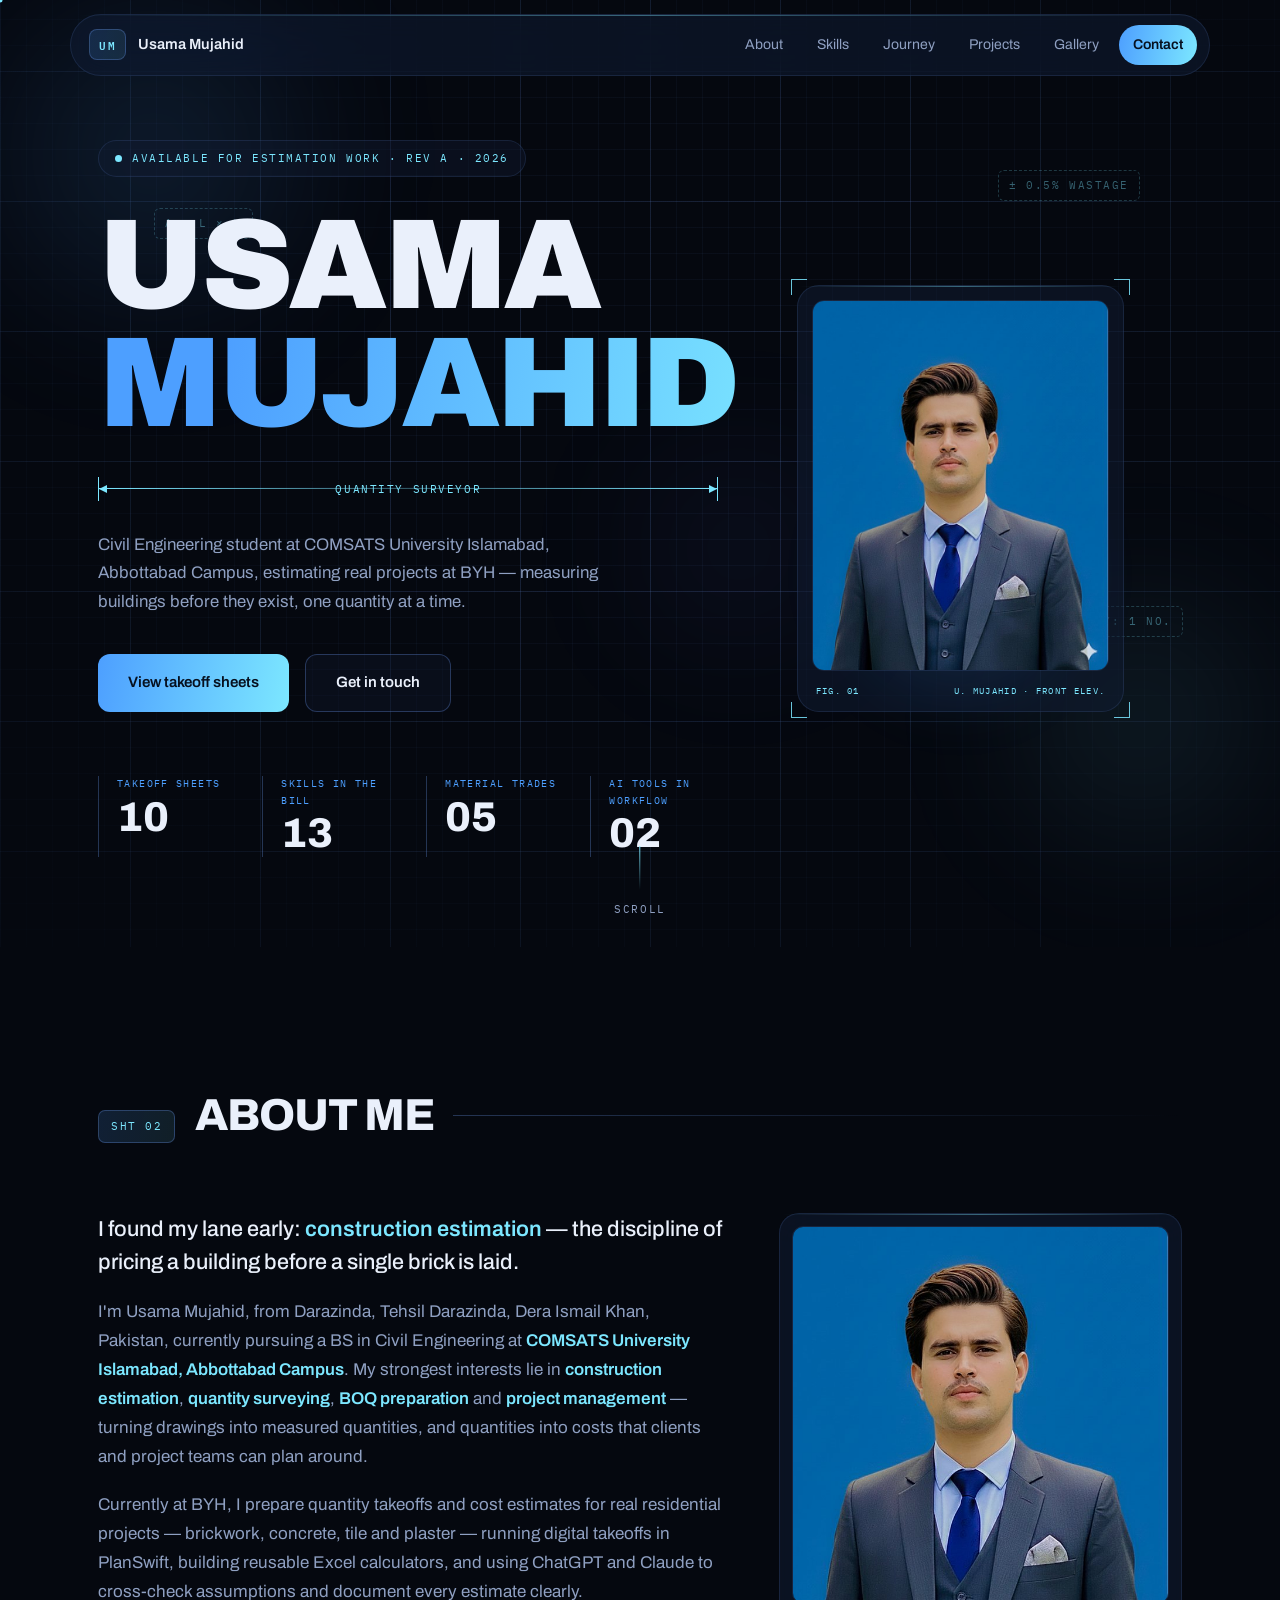
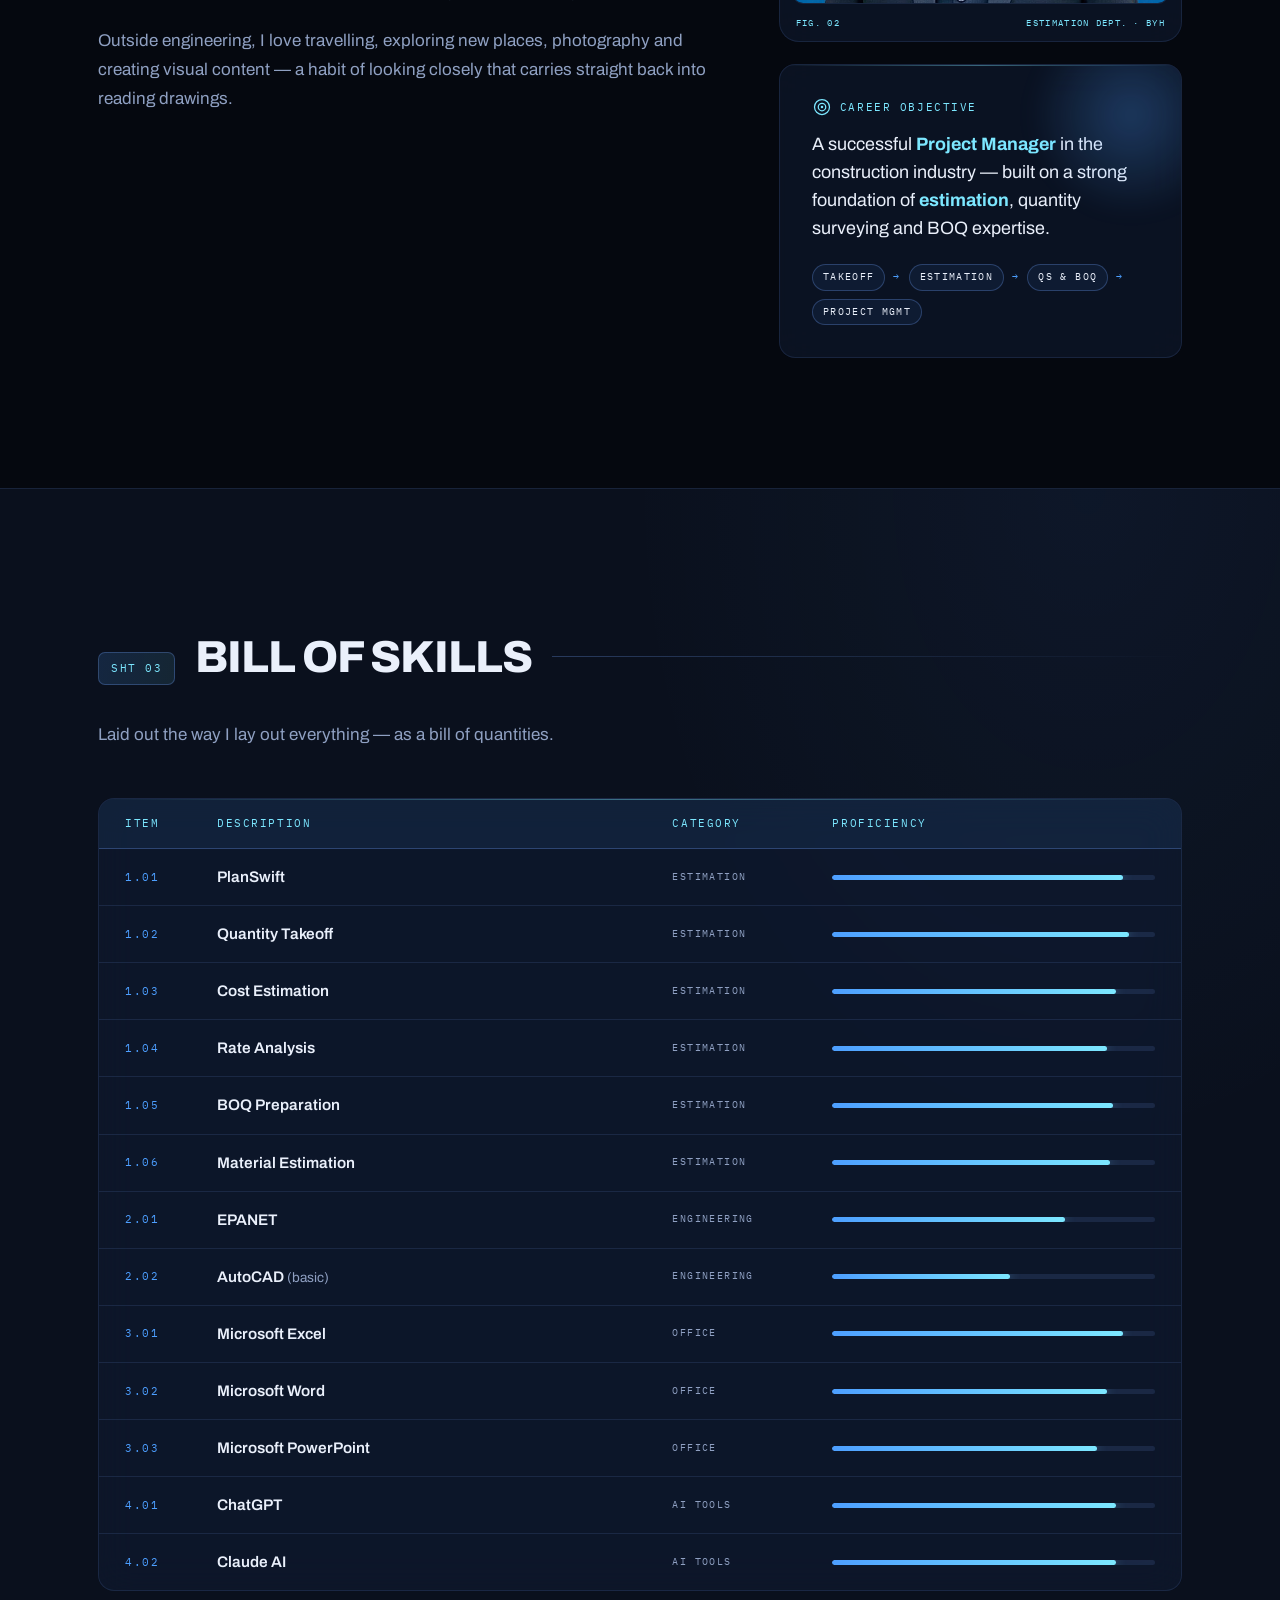
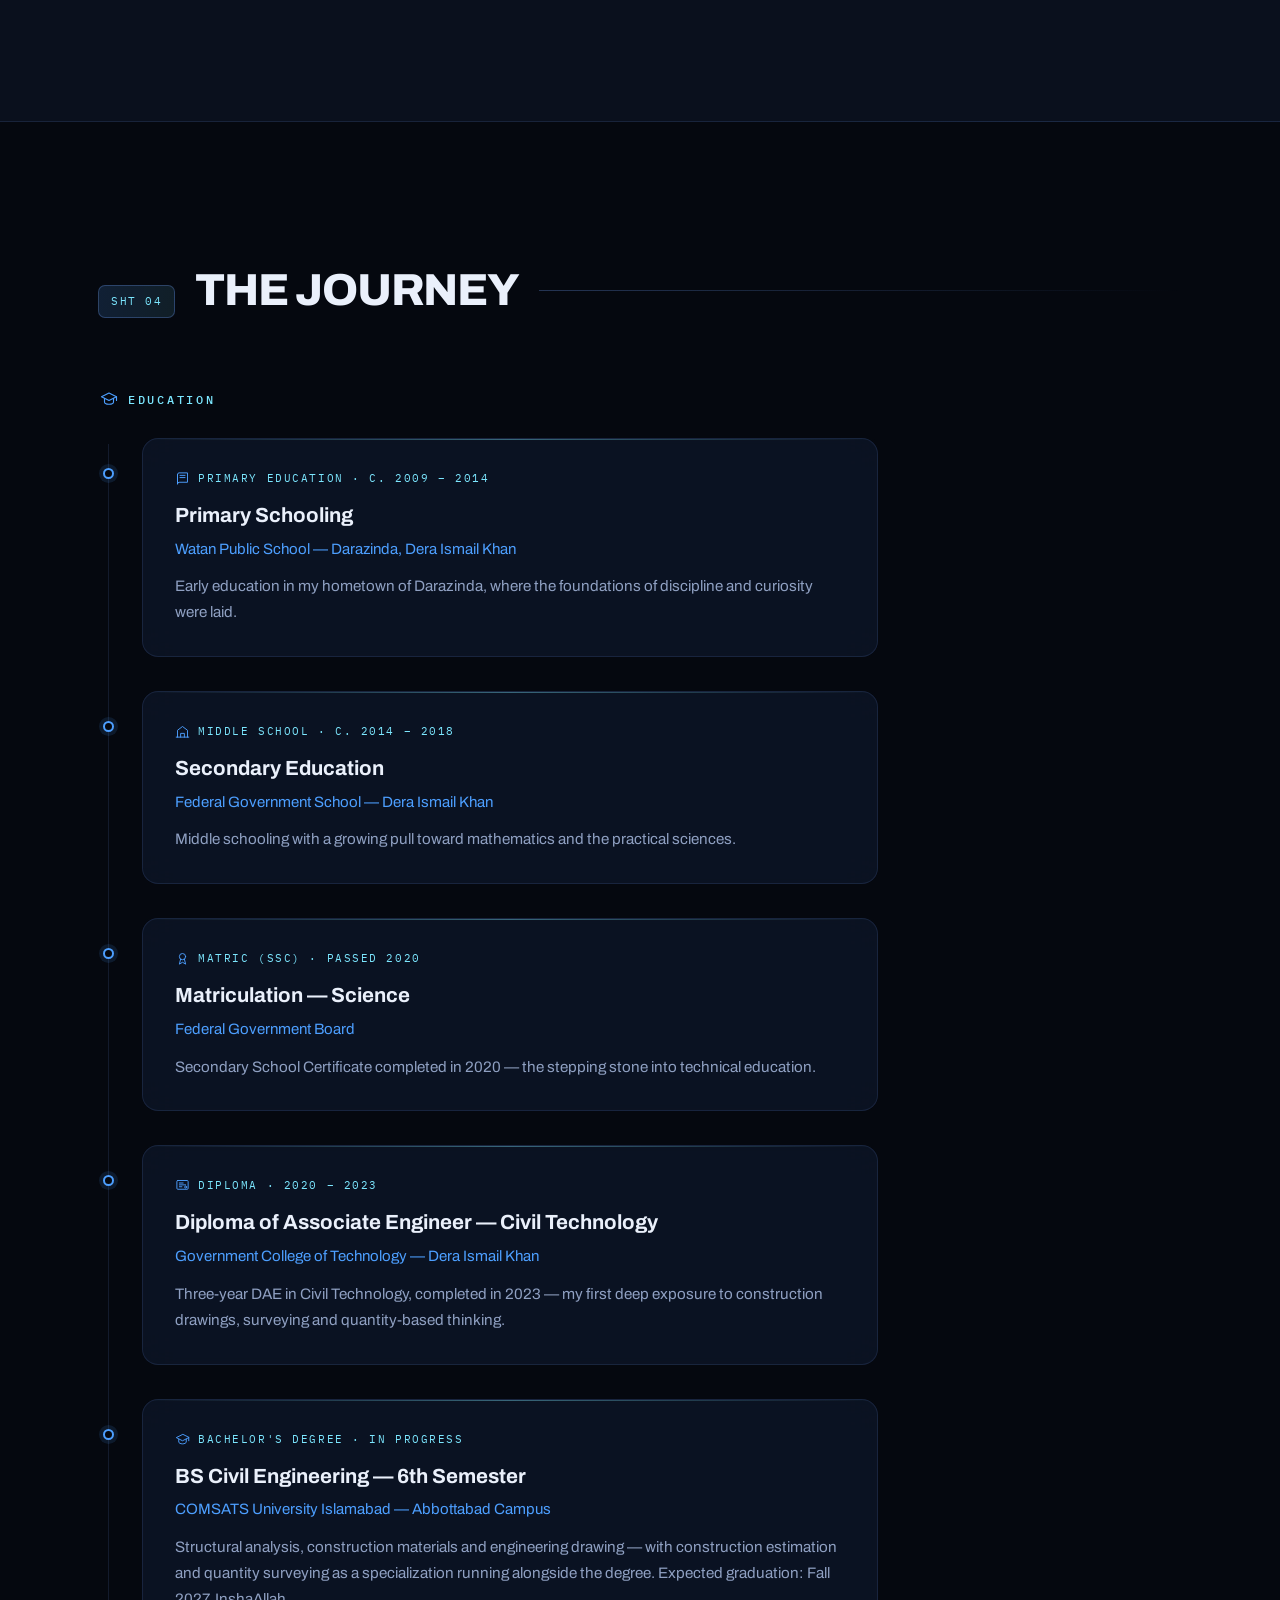
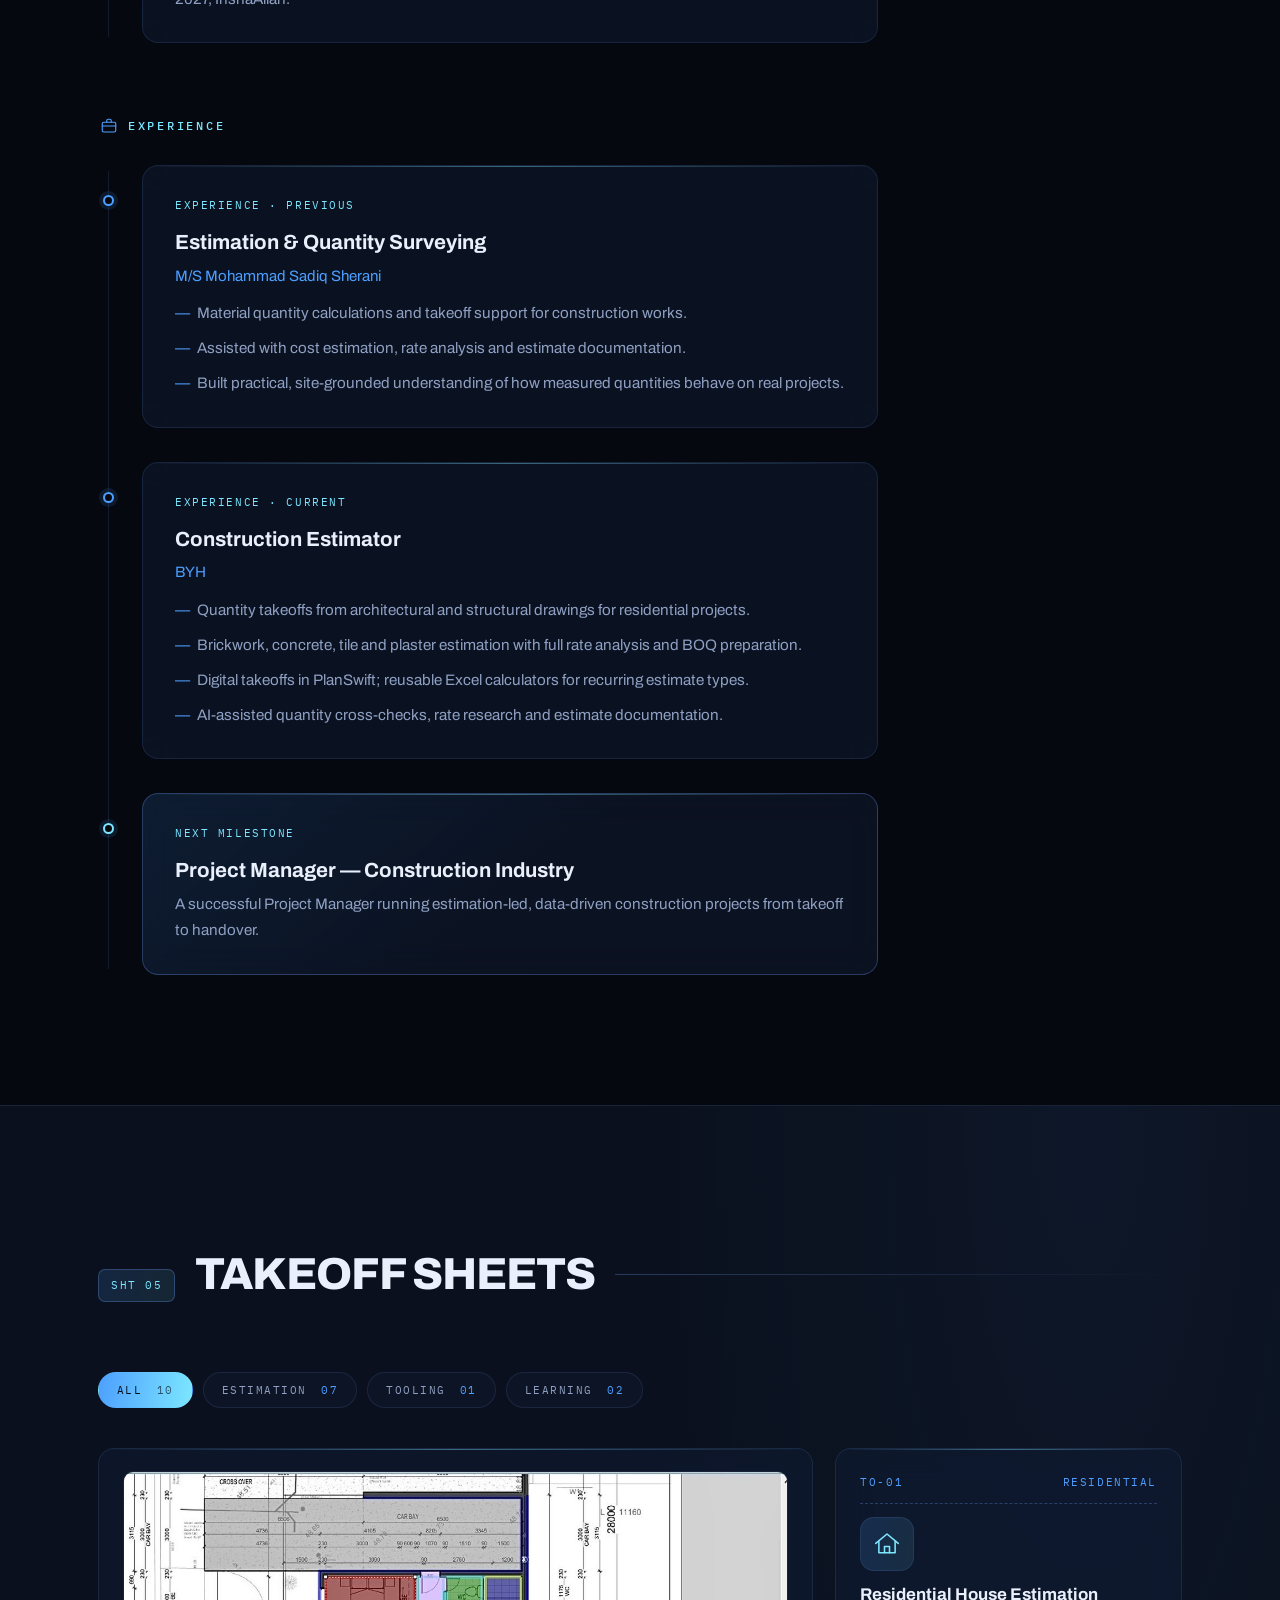
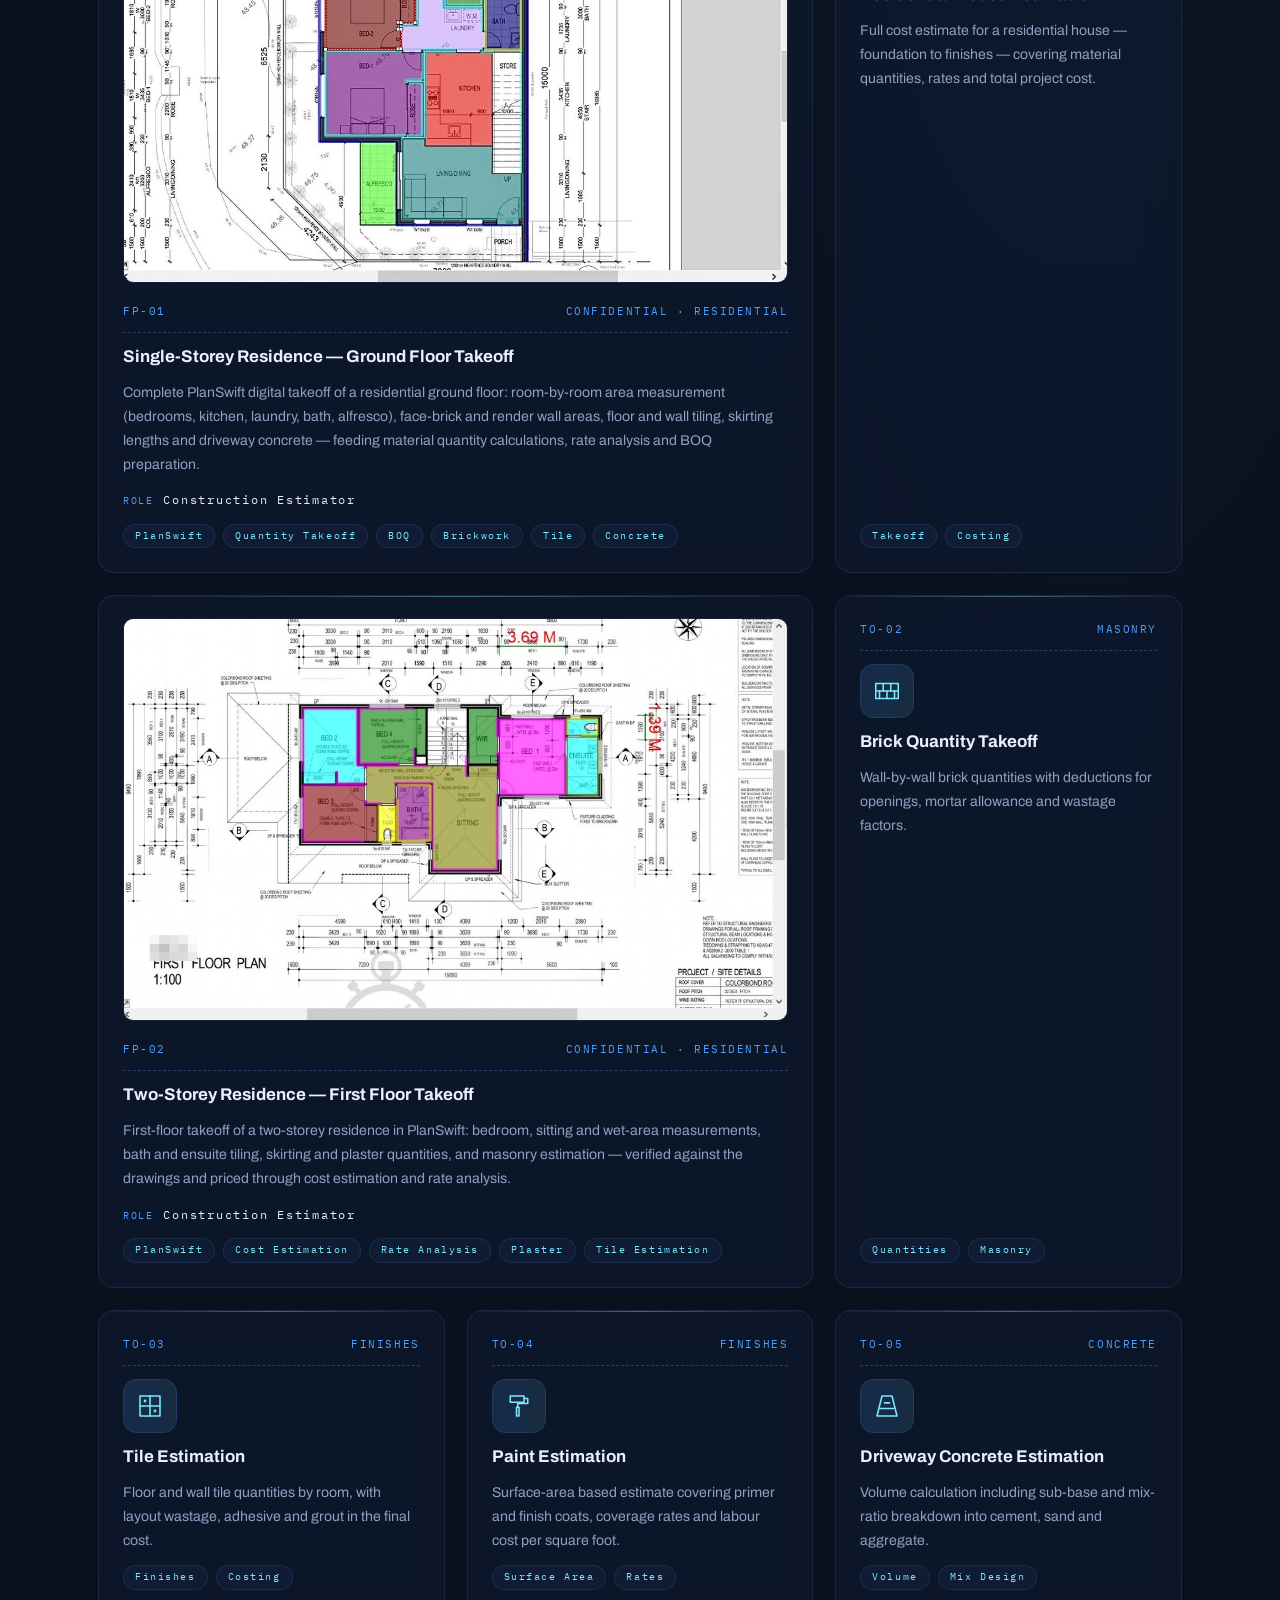
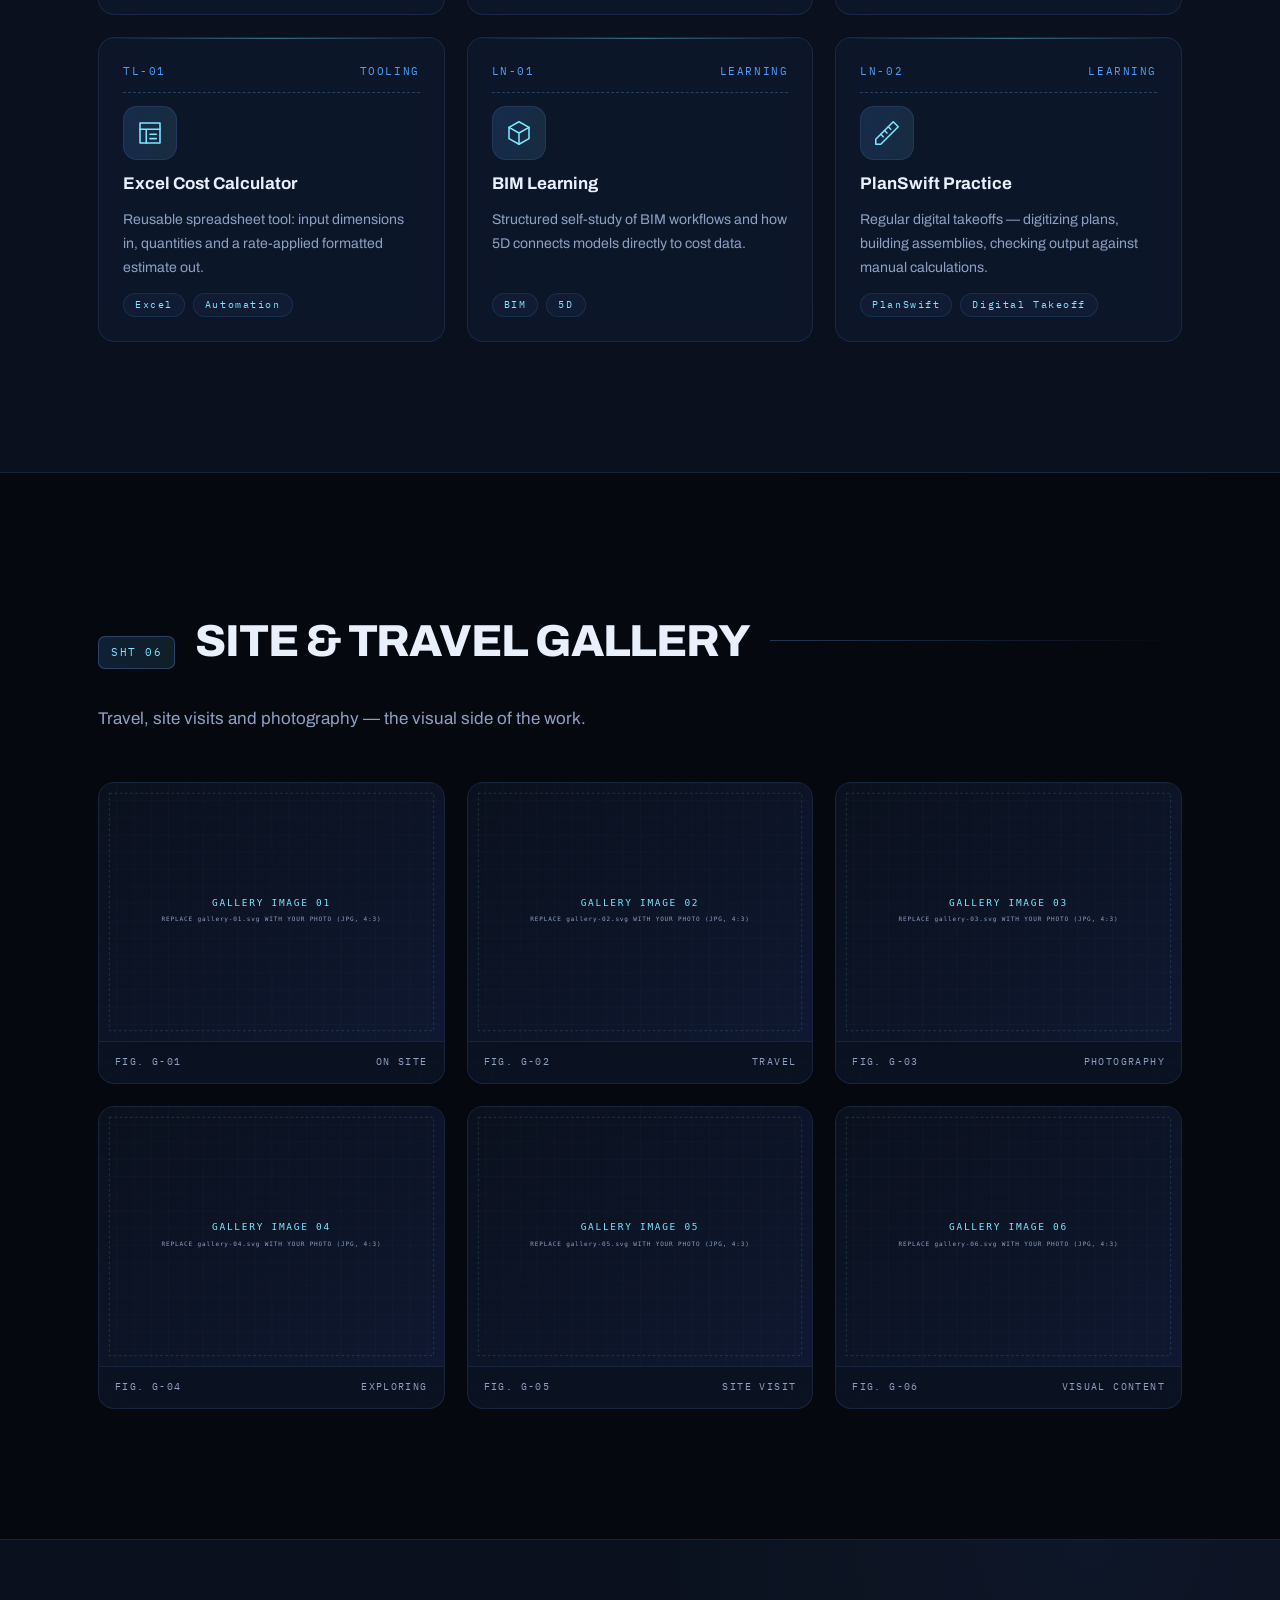
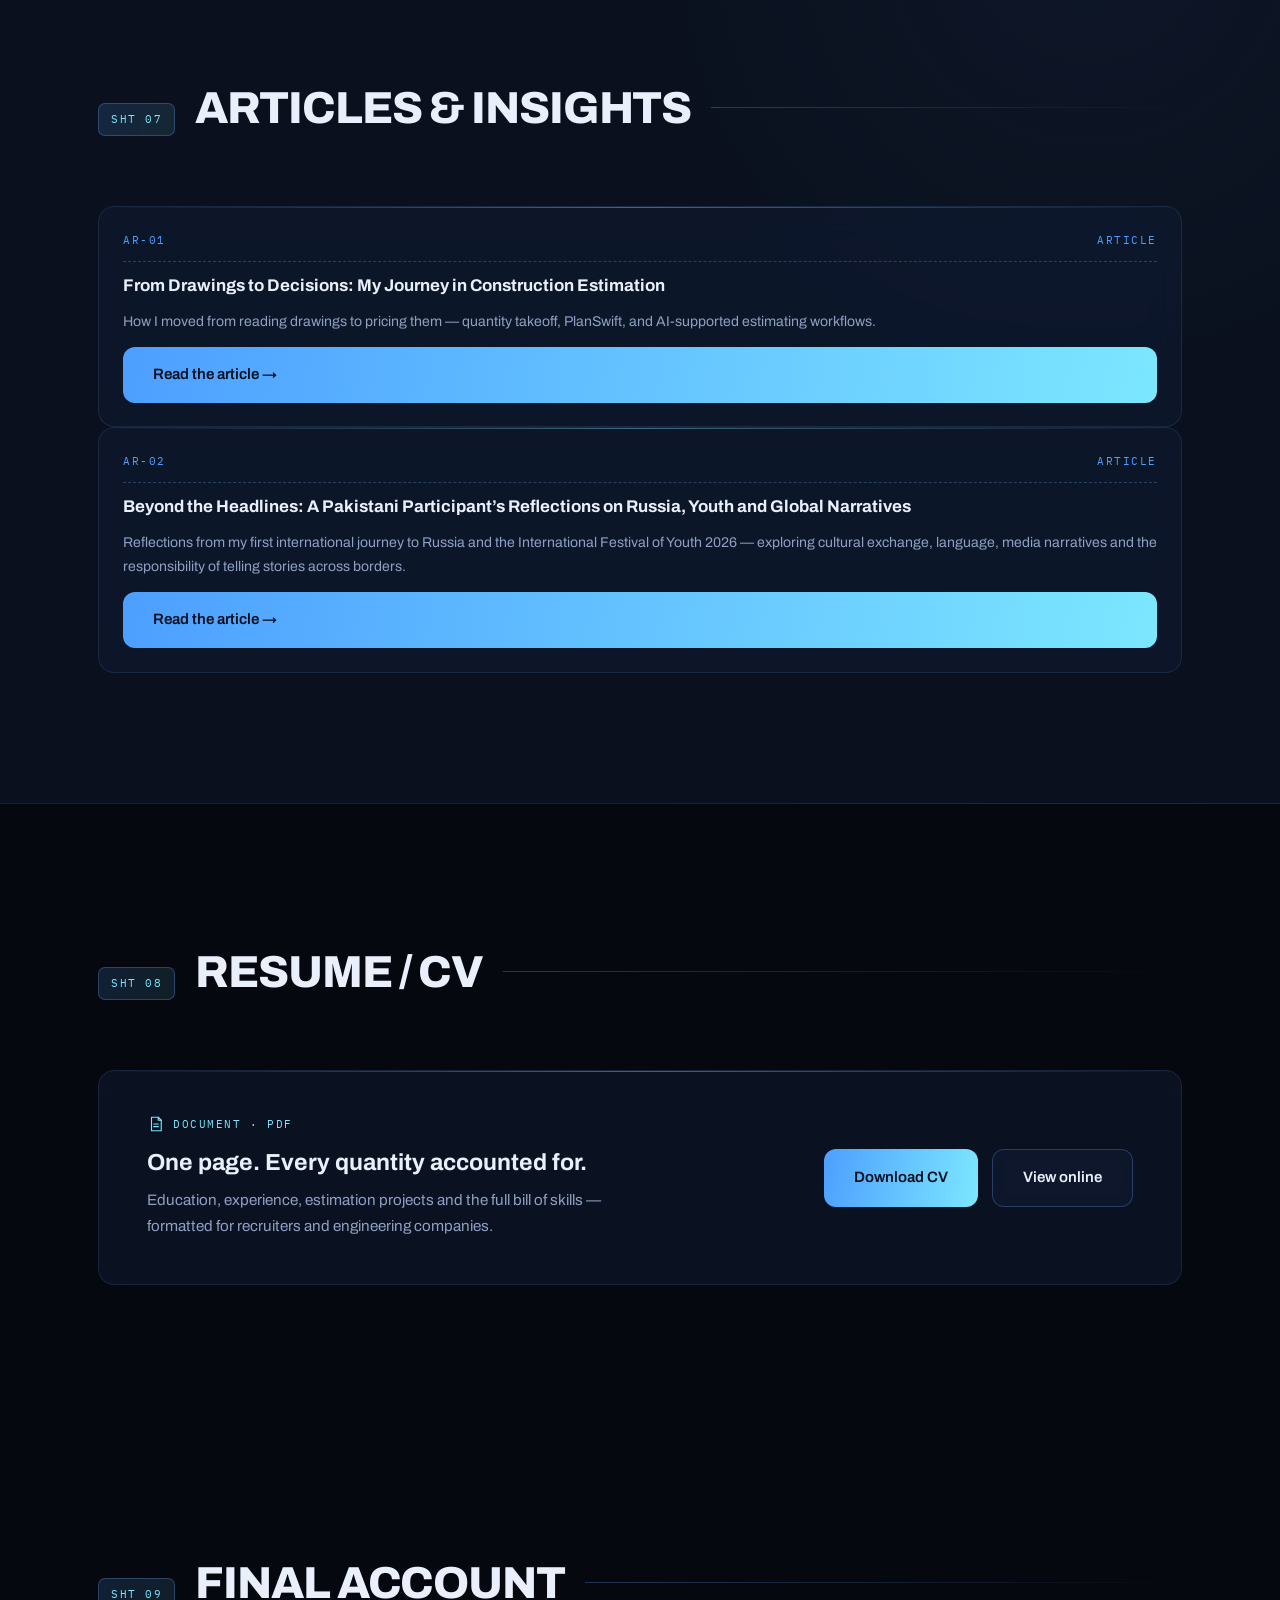
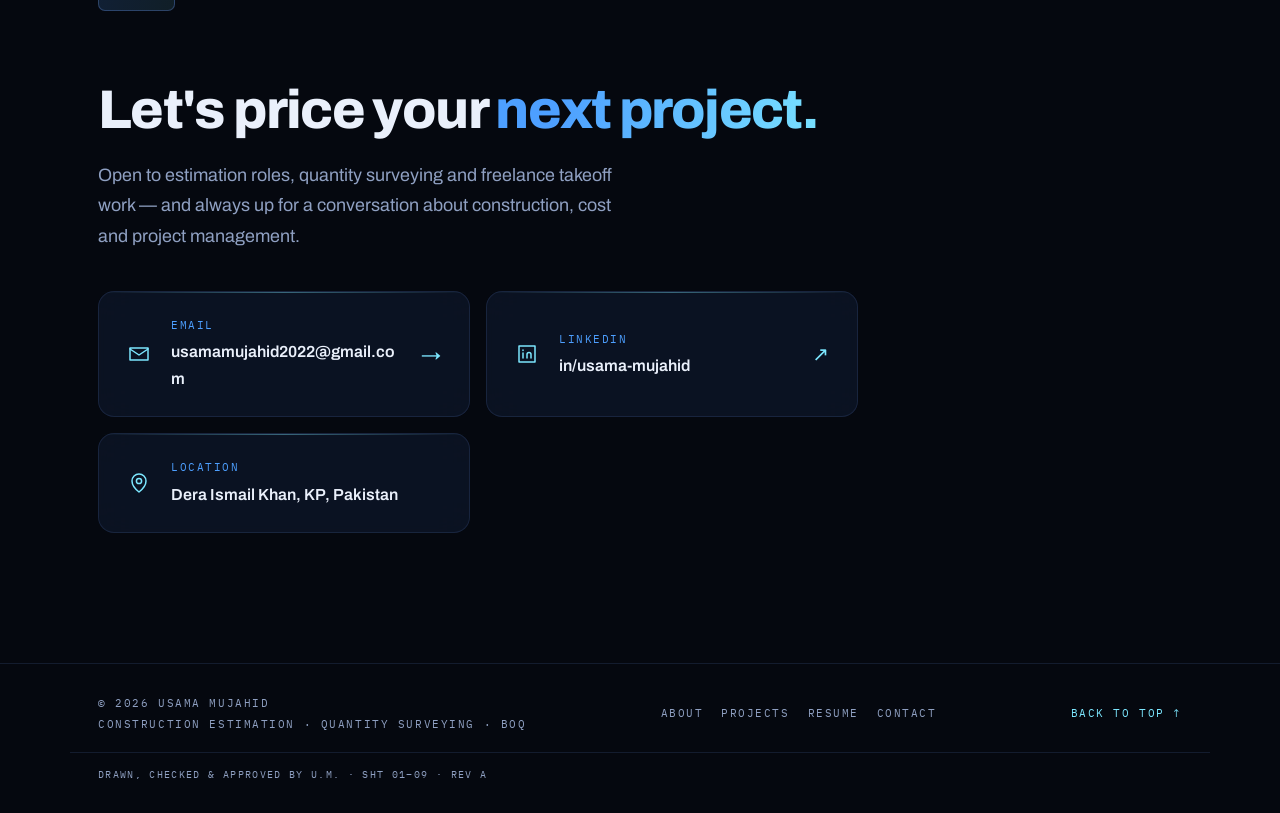
<file: index.html>
<!DOCTYPE html>
<html lang="en">
<head>
  <meta charset="UTF-8" />
  <meta name="viewport" content="width=device-width, initial-scale=1.0" />
  <meta name="google-site-verification" content="Z6o001_e307Hiaf8oV1N8lAGCrsXDAVuw_fHEFFMhAQ" />
  <title>Usama Mujahid — Construction Estimator &amp; Quantity Surveyor | PlanSwift · BOQ · Cost Estimation</title>
  <meta name="description" content="Portfolio of Usama Mujahid — Construction Estimator and BS Civil Engineering student at COMSATS University Islamabad, Abbottabad Campus. Quantity takeoff, cost estimation, BOQ preparation, rate analysis and PlanSwift-based digital takeoffs for residential projects." />
  <meta name="keywords" content="Usama Mujahid, construction estimator, quantity surveyor, quantity takeoff, cost estimation, BOQ preparation, rate analysis, PlanSwift, material estimation, civil engineering, COMSATS Abbottabad, Pakistan" />
  <meta name="author" content="Usama Mujahid" />
  <meta name="robots" content="index, follow" />
  <meta name="theme-color" content="#05080f" />
  <link rel="canonical" href="https://usamamujahid1.github.io/" />
  <link rel="icon" type="image/svg+xml" href="favicon.svg" />

  <!-- Social sharing -->
  <meta property="og:title" content="Usama Mujahid — Construction Estimator &amp; Quantity Surveyor" />
  <meta property="og:description" content="Quantity takeoff, cost estimation, BOQ preparation, rate analysis and PlanSwift-based digital takeoffs for residential construction projects." />
  <meta property="og:type" content="website" />
  <meta property="og:url" content="https://usamamujahid1.github.io/" />
  <meta property="og:image" content="https://usamamujahid1.github.io/og-banner.svg" />
  <meta property="og:site_name" content="Usama Mujahid — Portfolio" />
  <meta property="og:locale" content="en_US" />
  <meta name="twitter:card" content="summary_large_image" />
  <meta name="twitter:title" content="Usama Mujahid — Construction Estimator &amp; Quantity Surveyor" />
  <meta name="twitter:description" content="Quantity takeoff, cost estimation, BOQ preparation and PlanSwift digital takeoffs." />
  <meta name="twitter:image" content="https://usamamujahid1.github.io/og-banner.svg" />

  <!-- Structured data -->
  <script type="application/ld+json">
  {
    "@context": "https://schema.org",
    "@type": "Person",
    "name": "Usama Mujahid",
    "url": "https://usamamujahid1.github.io/",
    "image": "https://usamamujahid1.github.io/profile-hero.jpg",
    "jobTitle": "Construction Estimator",
    "worksFor": { "@type": "Organization", "name": "BYH" },
    "alumniOf": [
      { "@type": "CollegeOrUniversity", "name": "COMSATS University Islamabad, Abbottabad Campus" },
      { "@type": "EducationalOrganization", "name": "Government College of Technology, Dera Ismail Khan" }
    ],
    "address": { "@type": "PostalAddress", "addressLocality": "Dera Ismail Khan", "addressRegion": "Khyber Pakhtunkhwa", "addressCountry": "PK" },
    "email": "mailto:usamamujahid2022@gmail.com",
    "sameAs": [ "https://www.linkedin.com/in/usama-mujahid-aa079a352" ],
    "knowsAbout": [ "Construction Estimation", "Quantity Surveying", "Quantity Takeoff", "BOQ Preparation", "Cost Estimation", "Rate Analysis", "PlanSwift", "Project Management" ]
  }
  </script>

  <link rel="preconnect" href="https://fonts.googleapis.com" />
  <link rel="preconnect" href="https://fonts.gstatic.com" crossorigin />
  <link href="https://fonts.googleapis.com/css2?family=Archivo:wght@400;500;600;700;800;900&family=IBM+Plex+Mono:wght@400;500;600&display=swap" rel="stylesheet" />
  <link rel="stylesheet" href="style.css" />
</head>

<body class="is-loading">

  <!-- ============ PRELOADER ============ -->
  <div class="loader" id="loader" aria-hidden="true">
    <div class="loader__inner">
      <p class="mono loader__label">PLOTTING PORTFOLIO · SHT 01</p>
      <div class="loader__dim">
        <span class="loader__tick"></span>
        <span class="loader__track"><i class="loader__fill" id="loaderFill"></i></span>
        <span class="loader__tick"></span>
      </div>
      <p class="mono loader__pct"><span id="loaderPct">0</span>%</p>
    </div>
  </div>

  <!-- ============ SCROLL PROGRESS ============ -->
  <div class="progress" aria-hidden="true"><i id="progressBar"></i></div>

  <!-- ============ CUSTOM CURSOR (desktop) ============ -->
  <div class="cursor" id="cursorDot" aria-hidden="true"></div>
  <div class="cursor-ring" id="cursorRing" aria-hidden="true">
    <span></span><span></span><span></span><span></span>
  </div>

  <!-- ============ NAV ============ -->
  <header class="nav" id="top">
    <div class="nav__inner glass">
      <a href="#top" class="nav__brand" data-hover>
        <span class="nav__mark mono">UM</span>
        <span class="nav__name">Usama Mujahid</span>
      </a>

      <nav class="nav__links" id="navLinks" aria-label="Primary">
        <a href="#about" data-hover>About</a>
        <a href="#skills" data-hover>Skills</a>
        <a href="#journey" data-hover>Journey</a>
        <a href="#projects" data-hover>Projects</a>
        <a href="#gallery" data-hover>Gallery</a>
        <a href="#contact" class="nav__cta" data-hover>Contact</a>
      </nav>

      <button class="nav__toggle" id="navToggle" aria-label="Open menu" aria-expanded="false" aria-controls="navLinks" data-hover>
        <span></span><span></span>
      </button>
    </div>
  </header>

  <main id="main">

    <!-- ============ HERO ============ -->
    <section class="hero" id="hero">

      <div class="hero__bg" aria-hidden="true">
        <div class="hero__grid" data-parallax="0.18"></div>
        <div class="hero__grid hero__grid--fine" data-parallax="0.08"></div>
        <div class="orb orb--1" data-drift></div>
        <div class="orb orb--2" data-drift></div>
        <div class="orb orb--3" data-drift>

        </div>

        <span class="anno mono" style="--x:12%; --y:22%; --d:0s" data-parallax="0.32">A = L × W</span>
        <span class="anno mono" style="--x:78%; --y:18%; --d:1.2s" data-parallax="0.26">± 0.5% WASTAGE</span>
        <span class="anno mono" style="--x:84%; --y:64%; --d:0.6s" data-parallax="0.38">QTY: 1 NO.</span>
        <span class="anno mono" style="--x:8%; --y:70%; --d:1.8s" data-parallax="0.22">SCALE 1:50</span>
      </div>

      <div class="container hero__inner">
        <div class="hero__content">

          <p class="hero__eyebrow mono" data-intro="1">
            <span class="hero__pulse" aria-hidden="true"></span>
            AVAILABLE FOR ESTIMATION WORK · REV A · 2026
          </p>

          <h1 class="hero__title">
            <span class="hero__line" data-intro="2"><span>USAMA</span></span>
            <span class="hero__line" data-intro="3"><span class="hero__title-grad">MUJAHID</span></span>
          </h1>

          <div class="dim" data-intro="4" aria-live="polite">
            <span class="dim__tick"></span>
            <span class="dim__line">
              <span class="dim__label mono">
                <span class="roles" id="roles">
                  <span class="roles__item is-active">CONSTRUCTION ESTIMATOR</span>
                  <span class="roles__item">QUANTITY SURVEYOR</span>
                  <span class="roles__item">BOQ &amp; COST ESTIMATION</span>
                  <span class="roles__item">FUTURE PROJECT MANAGER</span>
                </span>
              </span>
            </span>
            <span class="dim__tick"></span>
          </div>

          <p class="hero__sub" data-intro="5">
            Civil Engineering student at COMSATS University Islamabad, Abbottabad
            Campus, estimating real projects at BYH — measuring buildings before
            they exist, one quantity at a time.
          </p>

          <div class="hero__actions" data-intro="6">
            <a href="#projects" class="btn btn--primary" data-magnetic data-hover>
              <span class="btn__label">View takeoff sheets</span>
              <span class="btn__shine" aria-hidden="true"></span>
            </a>

            <a href="#contact" class="btn btn--ghost" data-magnetic data-hover>
              <span class="btn__label">Get in touch</span>
            </a>
          </div>

          <dl class="stats" data-intro="7">
            <div class="stats__item">
              <dt class="mono">TAKEOFF SHEETS</dt>
              <dd><span class="count" data-count="10">0</span></dd>
            </div>

            <div class="stats__item">
              <dt class="mono">SKILLS IN THE BILL</dt>
              <dd><span class="count" data-count="13">0</span></dd>
            </div>

            <div class="stats__item">
              <dt class="mono">MATERIAL TRADES</dt>
              <dd><span class="count" data-count="5">0</span></dd>
            </div>

            <div class="stats__item">
              <dt class="mono">AI TOOLS IN WORKFLOW</dt>
              <dd><span class="count" data-count="2">0</span></dd>
            </div>
          </dl>

        </div>

        <aside class="hero__portrait" data-intro="4">
          <div class="portrait glass" data-tilt>
            <span class="portrait__corner portrait__corner--tl" aria-hidden="true"></span>
            <span class="portrait__corner portrait__corner--tr" aria-hidden="true"></span>
            <span class="portrait__corner portrait__corner--bl" aria-hidden="true"></span>
            <span class="portrait__corner portrait__corner--br" aria-hidden="true"></span>

            <img src="profile-hero.jpg" alt="Portrait of Usama Mujahid" width="720" height="900" fetchpriority="high" decoding="async" />

            <p class="portrait__caption mono">
              <span>FIG. 01</span>
              <span>U. MUJAHID · FRONT ELEV.</span>
            </p>
          </div>

          <div class="portrait__glow" aria-hidden="true"></div>
        </aside>
      </div>

      <a class="hero__scroll mono" href="#about" data-hover aria-label="Scroll to about section">
        <span class="hero__scroll-line" aria-hidden="true"></span>SCROLL
      </a>
    </section>

    <!-- ============ ABOUT ============ -->
    <section class="section" id="about">
      <div class="container">

        <div class="titleblock reveal">
          <span class="titleblock__sheet mono">SHT 02</span>
          <h2 class="titleblock__title">About me</h2>
          <span class="titleblock__rule" aria-hidden="true"></span>
        </div>

        <div class="about">

          <div class="about__text reveal">
            <p class="about__lead">
              I found my lane early: <strong>construction estimation</strong> —
              the discipline of pricing a building before a single brick is laid.
            </p>

            <p>
              I'm Usama Mujahid, from Darazinda, Tehsil Darazinda, Dera Ismail
              Khan, Pakistan, currently pursuing a BS in Civil Engineering at
              <strong>COMSATS University Islamabad, Abbottabad Campus</strong>.
              My strongest interests lie in <strong>construction estimation</strong>,
              <strong>quantity surveying</strong>, <strong>BOQ preparation</strong>
              and <strong>project management</strong> — turning drawings into
              measured quantities, and quantities into costs that clients and
              project teams can plan around.
            </p>

            <p>
              Currently at BYH, I prepare quantity takeoffs and cost estimates
              for real residential projects — brickwork, concrete, tile and
              plaster — running digital takeoffs in PlanSwift, building reusable
              Excel calculators, and using ChatGPT and Claude to cross-check
              assumptions and document every estimate clearly.
            </p>

            <p>
              Outside engineering, I love travelling, exploring new places,
              photography and creating visual content — a habit of looking
              closely that carries straight back into reading drawings.
            </p>
          </div>

          <div class="about__side reveal">

            <figure class="about__photo glass" data-tilt data-hover>
              <img src="profile-about.jpg" alt="Usama Mujahid" width="640" height="640" loading="lazy" decoding="async" />
              <figcaption class="mono">
                <span>FIG. 02</span>
                <span>ESTIMATION DEPT. · BYH</span>
              </figcaption>
            </figure>

            <aside class="goal glass" data-tilt>
              <div class="goal__glow" aria-hidden="true"></div>

              <p class="mono goal__label">
                <svg class="icon" viewBox="0 0 24 24" aria-hidden="true">
                  <circle cx="12" cy="12" r="9"/>
                  <circle cx="12" cy="12" r="4.5"/>
                  <circle cx="12" cy="12" r="0.8" fill="currentColor"/>
                </svg>
                CAREER OBJECTIVE
              </p>

              <p class="goal__text">
                A successful <strong>Project Manager</strong> in the construction
                industry — built on a strong foundation of
                <strong>estimation</strong>, quantity surveying and BOQ expertise.
              </p>

              <div class="goal__path mono" aria-hidden="true">
                <span>TAKEOFF</span>
                <i>→</i>
                <span>ESTIMATION</span>
                <i>→</i>
                <span>QS &amp; BOQ</span>
                <i>→</i>
                <span>PROJECT MGMT</span>
              </div>
            </aside>

          </div>
        </div>
      </div>
    </section>

    <!-- ============ SKILLS ============ -->
    <section class="section section--alt" id="skills">
      <div class="container">

        <div class="titleblock reveal">
          <span class="titleblock__sheet mono">SHT 03</span>
          <h2 class="titleblock__title">Bill of skills</h2>
          <span class="titleblock__rule" aria-hidden="true"></span>
        </div>

        <p class="section__lede reveal">
          Laid out the way I lay out everything — as a bill of quantities.
        </p>

        <div class="boq glass reveal">
          <div class="boq__head mono" aria-hidden="true">
            <span>ITEM</span>
            <span>DESCRIPTION</span>
            <span>CATEGORY</span>
            <span>PROFICIENCY</span>
          </div>

          <div class="boq__row" data-level="90"><span class="mono boq__item">1.01</span><span class="boq__desc">PlanSwift</span><span class="boq__cat mono">ESTIMATION</span><span class="boq__bar"><i></i></span></div>
          <div class="boq__row" data-level="92"><span class="mono boq__item">1.02</span><span class="boq__desc">Quantity Takeoff</span><span class="boq__cat mono">ESTIMATION</span><span class="boq__bar"><i></i></span></div>
          <div class="boq__row" data-level="88"><span class="mono boq__item">1.03</span><span class="boq__desc">Cost Estimation</span><span class="boq__cat mono">ESTIMATION</span><span class="boq__bar"><i></i></span></div>
          <div class="boq__row" data-level="85"><span class="mono boq__item">1.04</span><span class="boq__desc">Rate Analysis</span><span class="boq__cat mono">ESTIMATION</span><span class="boq__bar"><i></i></span></div>
          <div class="boq__row" data-level="87"><span class="mono boq__item">1.05</span><span class="boq__desc">BOQ Preparation</span><span class="boq__cat mono">ESTIMATION</span><span class="boq__bar"><i></i></span></div>
          <div class="boq__row" data-level="86"><span class="mono boq__item">1.06</span><span class="boq__desc">Material Estimation</span><span class="boq__cat mono">ESTIMATION</span><span class="boq__bar"><i></i></span></div>
          <div class="boq__row" data-level="72"><span class="mono boq__item">2.01</span><span class="boq__desc">EPANET</span><span class="boq__cat mono">ENGINEERING</span><span class="boq__bar"><i></i></span></div>
          <div class="boq__row" data-level="55"><span class="mono boq__item">2.02</span><span class="boq__desc">AutoCAD <em>(basic)</em></span><span class="boq__cat mono">ENGINEERING</span><span class="boq__bar"><i></i></span></div>
          <div class="boq__row" data-level="90"><span class="mono boq__item">3.01</span><span class="boq__desc">Microsoft Excel</span><span class="boq__cat mono">OFFICE</span><span class="boq__bar"><i></i></span></div>
          <div class="boq__row" data-level="85"><span class="mono boq__item">3.02</span><span class="boq__desc">Microsoft Word</span><span class="boq__cat mono">OFFICE</span><span class="boq__bar"><i></i></span></div>
          <div class="boq__row" data-level="82"><span class="mono boq__item">3.03</span><span class="boq__desc">Microsoft PowerPoint</span><span class="boq__cat mono">OFFICE</span><span class="boq__bar"><i></i></span></div>
          <div class="boq__row" data-level="88"><span class="mono boq__item">4.01</span><span class="boq__desc">ChatGPT</span><span class="boq__cat mono">AI TOOLS</span><span class="boq__bar"><i></i></span></div>
          <div class="boq__row" data-level="88"><span class="mono boq__item">4.02</span><span class="boq__desc">Claude AI</span><span class="boq__cat mono">AI TOOLS</span><span class="boq__bar"><i></i></span></div>
        </div>
      </div>
    </section>

    <!-- ============ JOURNEY ============ -->
    <section class="section" id="journey">
      <div class="container">

        <div class="titleblock reveal">
          <span class="titleblock__sheet mono">SHT 04</span>
          <h2 class="titleblock__title">The journey</h2>
          <span class="titleblock__rule" aria-hidden="true"></span>
        </div>

        <h3 class="journey__sub mono reveal">
          <svg class="icon" viewBox="0 0 24 24" aria-hidden="true">
            <path d="M12 4 2 9l10 5 10-5z"/>
            <path d="M6 11.5V16c0 1.5 2.7 3 6 3s6-1.5 6-3v-4.5"/>
            <path d="M22 9v5"/>
          </svg>
          EDUCATION
        </h3>

        <div class="timeline">
          <div class="timeline__track" aria-hidden="true"><i></i></div>

          <article class="tl-item reveal">
            <span class="tl-item__node" aria-hidden="true"></span>
            <div class="tl-item__card glass" data-tilt>
              <p class="mono tl-item__tag">
                <svg class="icon tl-item__icon" viewBox="0 0 24 24" aria-hidden="true">
                  <path d="M4 5.5A2.5 2.5 0 0 1 6.5 3H20v15H6.5A2.5 2.5 0 0 0 4 20.5z"/>
                  <path d="M4 20.5V5.5"/>
                  <path d="M8 7h8M8 10.5h8"/>
                </svg>
                PRIMARY EDUCATION · C. 2009 – 2014
              </p>
              <h3 class="tl-item__title">Primary Schooling</h3>
              <p class="tl-item__org">Watan Public School — Darazinda, Dera Ismail Khan</p>
              <p class="tl-item__desc">
                Early education in my hometown of Darazinda, where the
                foundations of discipline and curiosity were laid.
              </p>
            </div>
          </article>

          <article class="tl-item reveal">
            <span class="tl-item__node" aria-hidden="true"></span>
            <div class="tl-item__card glass" data-tilt>
              <p class="mono tl-item__tag">
                <svg class="icon tl-item__icon" viewBox="0 0 24 24" aria-hidden="true">
                  <path d="M4 21V10l8-6 8 6v11"/>
                  <path d="M9 21v-6h6v6"/>
                  <path d="M2 21h20"/>
                </svg>
                MIDDLE SCHOOL · C. 2014 – 2018
              </p>
              <h3 class="tl-item__title">Secondary Education</h3>
              <p class="tl-item__org">Federal Government School — Dera Ismail Khan</p>
              <p class="tl-item__desc">
                Middle schooling with a growing pull toward mathematics and the
                practical sciences.
              </p>
            </div>
          </article>

          <article class="tl-item reveal">
            <span class="tl-item__node" aria-hidden="true"></span>
            <div class="tl-item__card glass" data-tilt>
              <p class="mono tl-item__tag">
                <svg class="icon tl-item__icon" viewBox="0 0 24 24" aria-hidden="true">
                  <circle cx="12" cy="9" r="5"/>
                  <path d="m9 13-2 8 5-3 5 3-2-8"/>
                </svg>
                MATRIC (SSC) · PASSED 2020
              </p>
              <h3 class="tl-item__title">Matriculation — Science</h3>
              <p class="tl-item__org">Federal Government Board</p>
              <p class="tl-item__desc">
                Secondary School Certificate completed in 2020 — the stepping
                stone into technical education.
              </p>
            </div>
          </article>

          <article class="tl-item reveal">
            <span class="tl-item__node" aria-hidden="true"></span>
            <div class="tl-item__card glass" data-tilt>
              <p class="mono tl-item__tag">
                <svg class="icon tl-item__icon" viewBox="0 0 24 24" aria-hidden="true">
                  <rect x="3" y="4" width="18" height="14" rx="1.5"/>
                  <path d="M7 8h6M7 11h10M7 14h4"/>
                  <circle cx="17" cy="14.5" r="1.6"/>
                </svg>
                DIPLOMA · 2020 – 2023
              </p>
              <h3 class="tl-item__title">Diploma of Associate Engineer — Civil Technology</h3>
              <p class="tl-item__org">Government College of Technology — Dera Ismail Khan</p>
              <p class="tl-item__desc">
                Three-year DAE in Civil Technology, completed in 2023 — my first
                deep exposure to construction drawings, surveying and
                quantity-based thinking.
              </p>
            </div>
          </article>

          <article class="tl-item reveal">
            <span class="tl-item__node" aria-hidden="true"></span>
            <div class="tl-item__card glass" data-tilt>
              <p class="mono tl-item__tag">
                <svg class="icon tl-item__icon" viewBox="0 0 24 24" aria-hidden="true">
                  <path d="M12 4 2 9l10 5 10-5z"/>
                  <path d="M6 11.5V16c0 1.5 2.7 3 6 3s6-1.5 6-3v-4.5"/>
                  <path d="M22 9v5"/>
                </svg>
                BACHELOR'S DEGREE · IN PROGRESS
              </p>
              <h3 class="tl-item__title">BS Civil Engineering — 6th Semester</h3>
              <p class="tl-item__org">COMSATS University Islamabad — Abbottabad Campus</p>
              <p class="tl-item__desc">
                Structural analysis, construction materials and engineering
                drawing — with construction estimation and quantity surveying as
                a specialization running alongside the degree. Expected
                graduation: Fall 2027, InshaAllah.
              </p>
            </div>
          </article>
        </div>

        <h3 class="journey__sub journey__sub--gap mono reveal">
          <svg class="icon" viewBox="0 0 24 24" aria-hidden="true">
            <rect x="3" y="7" width="18" height="13" rx="2"/>
            <path d="M9 7V5a2 2 0 0 1 2-2h2a2 2 0 0 1 2 2v2"/>
            <path d="M3 12h18"/>
          </svg>
          EXPERIENCE
        </h3>

        <div class="timeline">
          <div class="timeline__track" aria-hidden="true"><i></i></div>

          <article class="tl-item reveal">
            <span class="tl-item__node" aria-hidden="true"></span>
            <div class="tl-item__card glass" data-tilt>
              <p class="mono tl-item__tag">EXPERIENCE · PREVIOUS</p>
              <h3 class="tl-item__title">Estimation &amp; Quantity Surveying</h3>
              <p class="tl-item__org">M/S Mohammad Sadiq Sherani</p>
              <ul class="tl-item__list">
                <li>Material quantity calculations and takeoff support for construction works.</li>
                <li>Assisted with cost estimation, rate analysis and estimate documentation.</li>
                <li>Built practical, site-grounded understanding of how measured quantities behave on real projects.</li>
              </ul>
            </div>
          </article>

          <article class="tl-item reveal">
            <span class="tl-item__node" aria-hidden="true"></span>
            <div class="tl-item__card glass" data-tilt>
              <p class="mono tl-item__tag">EXPERIENCE · CURRENT</p>
              <h3 class="tl-item__title">Construction Estimator</h3>
              <p class="tl-item__org">BYH</p>
              <ul class="tl-item__list">
                <li>Quantity takeoffs from architectural and structural drawings for residential projects.</li>
                <li>Brickwork, concrete, tile and plaster estimation with full rate analysis and BOQ preparation.</li>
                <li>Digital takeoffs in PlanSwift; reusable Excel calculators for recurring estimate types.</li>
                <li>AI-assisted quantity cross-checks, rate research and estimate documentation.</li>
              </ul>
            </div>
          </article>

          <article class="tl-item tl-item--goal reveal">
            <span class="tl-item__node tl-item__node--goal" aria-hidden="true"></span>
            <div class="tl-item__card glass" data-tilt>
              <p class="mono tl-item__tag">NEXT MILESTONE</p>
              <h3 class="tl-item__title">Project Manager — Construction Industry</h3>
              <p class="tl-item__desc">
                A successful Project Manager running estimation-led, data-driven
                construction projects from takeoff to handover.
              </p>
            </div>
          </article>
        </div>

      </div>
    </section>

    <!-- ============ PROJECTS ============ -->
    <section class="section section--alt" id="projects">
      <div class="container">

        <div class="titleblock reveal">
          <span class="titleblock__sheet mono">SHT 05</span>
          <h2 class="titleblock__title">Takeoff sheets</h2>
          <span class="titleblock__rule" aria-hidden="true"></span>
        </div>

        <div class="filters reveal" role="tablist" aria-label="Filter projects">
          <button class="filters__btn is-active mono" data-filter="all" data-hover>ALL <span>10</span></button>
          <button class="filters__btn mono" data-filter="estimation" data-hover>ESTIMATION <span>07</span></button>
          <button class="filters__btn mono" data-filter="tooling" data-hover>TOOLING <span>01</span></button>
          <button class="filters__btn mono" data-filter="learning" data-hover>LEARNING <span>02</span></button>
        </div>

        <div class="sheets" id="sheets">

          <article class="sheet sheet--proj glass reveal" data-cat="estimation" data-tilt>
            <figure class="sheet__img">
              <img src="project-01.jpg" alt="PlanSwift digital quantity takeoff of a single-storey residential ground floor plan with colour-coded room areas" width="1200" height="741" loading="lazy" decoding="async" />
            </figure>
            <header class="sheet__head mono"><span>FP-01</span><span>CONFIDENTIAL · RESIDENTIAL</span></header>
            <h3 class="sheet__title">Single-Storey Residence — Ground Floor Takeoff</h3>
            <p class="sheet__desc">
              Complete PlanSwift digital takeoff of a residential ground floor:
              room-by-room area measurement (bedrooms, kitchen, laundry, bath,
              alfresco), face-brick and render wall areas, floor and wall tiling,
              skirting lengths and driveway concrete — feeding material quantity
              calculations, rate analysis and BOQ preparation.
            </p>
            <p class="sheet__meta mono"><span>ROLE</span>Construction Estimator</p>
            <footer class="sheet__tags mono"><span>PlanSwift</span><span>Quantity Takeoff</span><span>BOQ</span><span>Brickwork</span><span>Tile</span><span>Concrete</span></footer>
          </article>

          <article class="sheet sheet--proj glass reveal" data-cat="estimation" data-tilt>
            <figure class="sheet__img">
              <img src="project-02.jpg" alt="PlanSwift digital quantity takeoff of a two-storey residence first floor plan with highlighted bedroom, bath and sitting areas" width="1200" height="726" loading="lazy" decoding="async" />
            </figure>
            <header class="sheet__head mono"><span>FP-02</span><span>CONFIDENTIAL · RESIDENTIAL</span></header>
            <h3 class="sheet__title">Two-Storey Residence — First Floor Takeoff</h3>
            <p class="sheet__desc">
              First-floor takeoff of a two-storey residence in PlanSwift:
              bedroom, sitting and wet-area measurements, bath and ensuite tiling,
              skirting and plaster quantities, and masonry estimation — verified
              against the drawings and priced through cost estimation and rate
              analysis.
            </p>
            <p class="sheet__meta mono"><span>ROLE</span>Construction Estimator</p>
            <footer class="sheet__tags mono"><span>PlanSwift</span><span>Cost Estimation</span><span>Rate Analysis</span><span>Plaster</span><span>Tile Estimation</span></footer>
          </article>

          <article class="sheet glass reveal" data-cat="estimation" data-tilt>
            <header class="sheet__head mono"><span>TO-01</span><span>RESIDENTIAL</span></header>
            <div class="sheet__icon" aria-hidden="true">
              <svg class="icon icon--lg" viewBox="0 0 24 24"><path d="M3 11.5 12 4l9 7.5"/><path d="M5.5 10v9h13v-9"/><path d="M10 19v-5h4v5"/></svg>
            </div>
            <h3 class="sheet__title">Residential House Estimation</h3>
            <p class="sheet__desc">Full cost estimate for a residential house — foundation to finishes — covering material quantities, rates and total project cost.</p>
            <footer class="sheet__tags mono"><span>Takeoff</span><span>Costing</span></footer>
          </article>

          <article class="sheet glass reveal" data-cat="estimation" data-tilt>
            <header class="sheet__head mono"><span>TO-02</span><span>MASONRY</span></header>
            <div class="sheet__icon" aria-hidden="true">
              <svg class="icon icon--lg" viewBox="0 0 24 24"><path d="M3 6h18v12H3z"/><path d="M3 12h18"/><path d="M9 6v6M15 6v6M6 12v6M12 12v6M18 12v6"/></svg>
            </div>
            <h3 class="sheet__title">Brick Quantity Takeoff</h3>
            <p class="sheet__desc">Wall-by-wall brick quantities with deductions for openings, mortar allowance and wastage factors.</p>
            <footer class="sheet__tags mono"><span>Quantities</span><span>Masonry</span></footer>
          </article>

          <article class="sheet glass reveal" data-cat="estimation" data-tilt>
            <header class="sheet__head mono"><span>TO-03</span><span>FINISHES</span></header>
            <div class="sheet__icon" aria-hidden="true">
              <svg class="icon icon--lg" viewBox="0 0 24 24"><path d="M4 4h16v16H4z"/><path d="M12 4v16M4 12h16"/><circle cx="8" cy="8" r="0.5" fill="currentColor"/><circle cx="16" cy="16" r="0.5" fill="currentColor"/></svg>
            </div>
            <h3 class="sheet__title">Tile Estimation</h3>
            <p class="sheet__desc">Floor and wall tile quantities by room, with layout wastage, adhesive and grout in the final cost.</p>
            <footer class="sheet__tags mono"><span>Finishes</span><span>Costing</span></footer>
          </article>

          <article class="sheet glass reveal" data-cat="estimation" data-tilt>
            <header class="sheet__head mono"><span>TO-04</span><span>FINISHES</span></header>
            <div class="sheet__icon" aria-hidden="true">
              <svg class="icon icon--lg" viewBox="0 0 24 24"><path d="M5 4h11v5H5z"/><path d="M16 6h3v4h-8v3"/><path d="M10 13h2v7h-2z"/></svg>
            </div>
            <h3 class="sheet__title">Paint Estimation</h3>
            <p class="sheet__desc">Surface-area based estimate covering primer and finish coats, coverage rates and labour cost per square foot.</p>
            <footer class="sheet__tags mono"><span>Surface Area</span><span>Rates</span></footer>
          </article>

          <article class="sheet glass reveal" data-cat="estimation" data-tilt>
            <header class="sheet__head mono"><span>TO-05</span><span>CONCRETE</span></header>
            <div class="sheet__icon" aria-hidden="true">
              <svg class="icon icon--lg" viewBox="0 0 24 24"><path d="M8 4 4 20h16L16 4z"/><path d="M6.5 14h11"/><path d="M10 9.5h4"/></svg>
            </div>
            <h3 class="sheet__title">Driveway Concrete Estimation</h3>
            <p class="sheet__desc">Volume calculation including sub-base and mix-ratio breakdown into cement, sand and aggregate.</p>
            <footer class="sheet__tags mono"><span>Volume</span><span>Mix Design</span></footer>
          </article>

          <article class="sheet glass reveal" data-cat="tooling" data-tilt>
            <header class="sheet__head mono"><span>TL-01</span><span>TOOLING</span></header>
            <div class="sheet__icon" aria-hidden="true">
              <svg class="icon icon--lg" viewBox="0 0 24 24"><path d="M4 4h16v16H4z"/><path d="M4 9h16M9 9v11"/><path d="M12 13h5M12 16.5h5"/></svg>
            </div>
            <h3 class="sheet__title">Excel Cost Calculator</h3>
            <p class="sheet__desc">Reusable spreadsheet tool: input dimensions in, quantities and a rate-applied formatted estimate out.</p>
            <footer class="sheet__tags mono"><span>Excel</span><span>Automation</span></footer>
          </article>

          <article class="sheet glass reveal" data-cat="learning" data-tilt>
            <header class="sheet__head mono"><span>LN-01</span><span>LEARNING</span></header>
            <div class="sheet__icon" aria-hidden="true">
              <svg class="icon icon--lg" viewBox="0 0 24 24"><path d="M12 3 4 7.5v9L12 21l8-4.5v-9z"/><path d="M12 12 4 7.5M12 12l8-4.5M12 12v9"/></svg>
            </div>
            <h3 class="sheet__title">BIM Learning</h3>
            <p class="sheet__desc">Structured self-study of BIM workflows and how 5D connects models directly to cost data.</p>
            <footer class="sheet__tags mono"><span>BIM</span><span>5D</span></footer>
          </article>

          <article class="sheet glass reveal" data-cat="learning" data-tilt>
            <header class="sheet__head mono"><span>LN-02</span><span>LEARNING</span></header>
            <div class="sheet__icon" aria-hidden="true">
              <svg class="icon icon--lg" viewBox="0 0 24 24"><path d="M3 17 17 3l4 4L7 21H3z"/><path d="m7 13 2 2M10 10l2 2M13 7l2 2"/></svg>
            </div>
            <h3 class="sheet__title">PlanSwift Practice</h3>
            <p class="sheet__desc">Regular digital takeoffs — digitizing plans, building assemblies, checking output against manual calculations.</p>
            <footer class="sheet__tags mono"><span>PlanSwift</span><span>Digital Takeoff</span></footer>
          </article>

        </div>
      </div>
    </section>

    <!-- ============ GALLERY ============ -->
    <section class="section" id="gallery">
      <div class="container">

        <div class="titleblock reveal">
          <span class="titleblock__sheet mono">SHT 06</span>
          <h2 class="titleblock__title">Site &amp; travel gallery</h2>
          <span class="titleblock__rule" aria-hidden="true"></span>
        </div>

        <p class="section__lede reveal">
          Travel, site visits and photography — the visual side of the work.
        </p>

        <div class="gallery">

          <figure class="gallery__item glass reveal" data-tilt data-hover>
            <img src="gallery-01.svg" alt="Gallery image 1 — replace with your photo" width="800" height="600" loading="lazy" decoding="async" />
            <figcaption class="mono"><span>FIG. G-01</span><span>ON SITE</span></figcaption>
          </figure>

          <figure class="gallery__item glass reveal" data-tilt data-hover>
            <img src="gallery-02.svg" alt="Gallery image 2 — replace with your photo" width="800" height="600" loading="lazy" decoding="async" />
            <figcaption class="mono"><span>FIG. G-02</span><span>TRAVEL</span></figcaption>
          </figure>

          <figure class="gallery__item glass reveal" data-tilt data-hover>
            <img src="gallery-03.svg" alt="Gallery image 3 — replace with your photo" width="800" height="600" loading="lazy" decoding="async" />
            <figcaption class="mono"><span>FIG. G-03</span><span>PHOTOGRAPHY</span></figcaption>
          </figure>

          <figure class="gallery__item glass reveal" data-tilt data-hover>
            <img src="gallery-04.svg" alt="Gallery image 4 — replace with your photo" width="800" height="600" loading="lazy" decoding="async" />
            <figcaption class="mono"><span>FIG. G-04</span><span>EXPLORING</span></figcaption>
          </figure>

          <figure class="gallery__item glass reveal" data-tilt data-hover>
            <img src="gallery-05.svg" alt="Gallery image 5 — replace with your photo" width="800" height="600" loading="lazy" decoding="async" />
            <figcaption class="mono"><span>FIG. G-05</span><span>SITE VISIT</span></figcaption>
          </figure>

          <figure class="gallery__item glass reveal" data-tilt data-hover>
            <img src="gallery-06.svg" alt="Gallery image 6 — replace with your photo" width="800" height="600" loading="lazy" decoding="async" />
            <figcaption class="mono"><span>FIG. G-06</span><span>VISUAL CONTENT</span></figcaption>
          </figure>

        </div>
      </div>
    </section>

    <!-- ============ ARTICLES ============ -->
    <section class="section section--alt">
      <div class="container">

        <div class="titleblock reveal">
          <span class="titleblock__sheet mono">SHT 07</span>
          <h2 class="titleblock__title">Articles &amp; insights</h2>
          <span class="titleblock__rule" aria-hidden="true"></span>
        </div>

        <!-- ARTICLE 01 -->
        <div class="sheet glass reveal">
          <header class="sheet__head mono">
            <span>AR-01</span>
            <span>ARTICLE</span>
          </header>

          <h3 class="sheet__title">
            From Drawings to Decisions: My Journey in Construction Estimation
          </h3>

          <p class="sheet__desc">
            How I moved from reading drawings to pricing them — quantity takeoff,
            PlanSwift, and AI-supported estimating workflows.
          </p>

          <a href="article-estimation-journey.html" class="btn btn--primary" data-magnetic data-hover>
            <span class="btn__label">Read the article →</span>
            <span class="btn__shine" aria-hidden="true"></span>
          </a>
        </div>

        <!-- ARTICLE 02 -->
        <div class="sheet glass reveal">
          <header class="sheet__head mono">
            <span>AR-02</span>
            <span>ARTICLE</span>
          </header>

          <h3 class="sheet__title">
            Beyond the Headlines: A Pakistani Participant’s Reflections on Russia, Youth and Global Narratives
          </h3>

          <p class="sheet__desc">
            Reflections from my first international journey to Russia and the
            International Festival of Youth 2026 — exploring cultural exchange,
            language, media narratives and the responsibility of telling stories
            across borders.
          </p>

          <a href="russia-experience.html" class="btn btn--primary" data-magnetic data-hover>
            <span class="btn__label">Read the article →</span>
            <span class="btn__shine" aria-hidden="true"></span>
          </a>
        </div>

      </div>
    </section>

    <!-- ============ RESUME ============ -->
    <section class="section" id="resume">
      <div class="container">

        <div class="titleblock reveal">
          <span class="titleblock__sheet mono">SHT 08</span>
          <h2 class="titleblock__title">Resume / CV</h2>
          <span class="titleblock__rule" aria-hidden="true"></span>
        </div>

        <div class="resume glass reveal" data-tilt>

          <div class="resume__col">
            <p class="mono resume__label">
              <svg class="icon" viewBox="0 0 24 24" aria-hidden="true">
                <path d="M6 3h9l4 4v14H6z"/>
                <path d="M15 3v4h4"/>
                <path d="M9 12h6M9 15.5h6"/>
              </svg>
              DOCUMENT · PDF
            </p>

            <h3 class="resume__title">
              One page. Every quantity accounted for.
            </h3>

            <p class="resume__desc">
              Education, experience, estimation projects and the full bill of
              skills — formatted for recruiters and engineering companies.
            </p>
          </div>

          <div class="resume__actions">
            <a href="assets/Usama-Mujahid-CV.pdf" class="btn btn--primary" download data-magnetic data-hover>
              <span class="btn__label">Download CV</span>
              <span class="btn__shine" aria-hidden="true"></span>
            </a>

            <a href="assets/Usama-Mujahid-CV.pdf" class="btn btn--ghost" target="_blank" rel="noopener" data-magnetic data-hover>
              <span class="btn__label">View online</span>
            </a>
          </div>

        </div>
      </div>
    </section>

    <!-- ============ CONTACT ============ -->
    <section class="section section--contact" id="contact">
      <div class="contact__bg" aria-hidden="true"></div>

      <div class="container">

        <div class="titleblock reveal">
          <span class="titleblock__sheet mono">SHT 09</span>
          <h2 class="titleblock__title">Final account</h2>
          <span class="titleblock__rule" aria-hidden="true"></span>
        </div>

        <div class="contact reveal">

          <h3 class="contact__big">
            Let's price your <span class="hero__title-grad">next project.</span>
          </h3>

          <p class="contact__lede">
            Open to estimation roles, quantity surveying and freelance takeoff
            work — and always up for a conversation about construction, cost
            and project management.
          </p>

          <div class="contact__links">

            <a class="contact__card glass" href="mailto:usamamujahid2022@gmail.com" data-hover data-tilt>
              <svg class="icon" viewBox="0 0 24 24" aria-hidden="true">
                <path d="M3 6h18v12H3z"/>
                <path d="m3 7 9 6 9-6"/>
              </svg>

              <span class="contact__col">
                <span class="mono contact__label">EMAIL</span>
                <span class="contact__value">usamamujahid2022@gmail.com</span>
              </span>

              <span class="contact__arrow" aria-hidden="true">→</span>
            </a>

            <a class="contact__card glass" href="https://www.linkedin.com/in/usama-mujahid-aa079a352" target="_blank" rel="noopener" data-hover data-tilt>
              <svg class="icon" viewBox="0 0 24 24" aria-hidden="true">
                <path d="M4 4h16v16H4z"/>
                <path d="M8 11v5M8 8v.5M12 16v-3.5a2 2 0 0 1 4 0V16"/>
              </svg>

              <span class="contact__col">
                <span class="mono contact__label">LINKEDIN</span>
                <span class="contact__value">in/usama-mujahid</span>
              </span>

              <span class="contact__arrow" aria-hidden="true">↗</span>
            </a>

            <div class="contact__card glass" data-tilt>
              <svg class="icon" viewBox="0 0 24 24" aria-hidden="true">
                <path d="M12 21s-7-5.5-7-11a7 7 0 0 1 14 0c0 5.5-7 11-7 11z"/>
                <circle cx="12" cy="10" r="2.6"/>
              </svg>

              <span class="contact__col">
                <span class="mono contact__label">LOCATION</span>
                <span class="contact__value">Dera Ismail Khan, KP, Pakistan</span>
              </span>
            </div>

          </div>
        </div>
      </div>
    </section>

  </main>

  <footer class="footer">
    <div class="container footer__inner">

      <div class="footer__brand">
        <p class="mono">© <span id="year"></span> USAMA MUJAHID</p>
        <p class="mono footer__note">
          CONSTRUCTION ESTIMATION · QUANTITY SURVEYING · BOQ
        </p>
      </div>

      <nav class="footer__links mono" aria-label="Footer">
        <a href="#about" data-hover>ABOUT</a>
        <a href="#projects" data-hover>PROJECTS</a>
        <a href="#resume" data-hover>RESUME</a>
        <a href="#contact" data-hover>CONTACT</a>
      </nav>

      <a href="#top" class="mono footer__top" data-hover>
        BACK TO TOP ↑
      </a>

    </div>

    <div class="container footer__sign">
      <p class="mono footer__note">
        DRAWN, CHECKED &amp; APPROVED BY U.M. · SHT 01–09 · REV A
      </p>
    </div>
  </footer>

  <script src="script.js"></script>

</body>
</html>
</file>
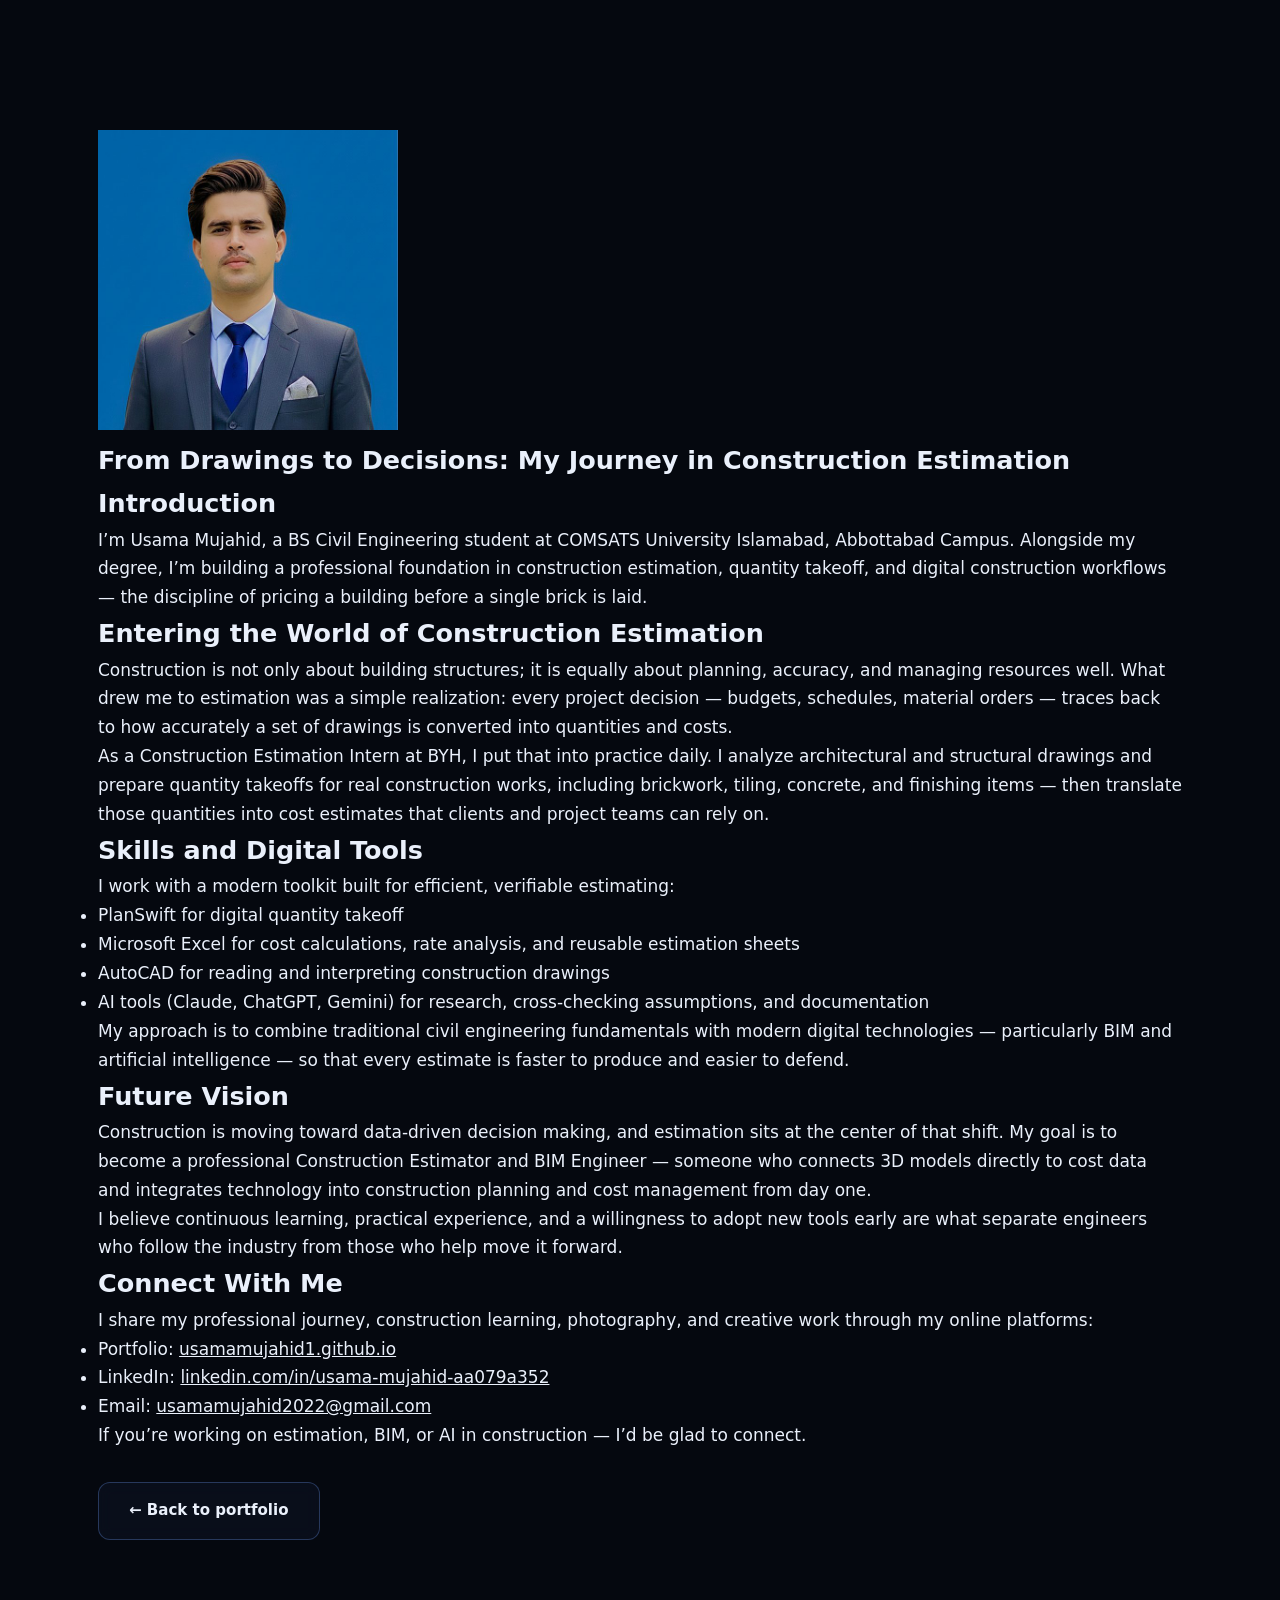
<file: article-estimation-journey.html>
<!DOCTYPE html>
<html lang="en">
<head>
<meta charset="UTF-8">
<meta name="viewport" content="width=device-width, initial-scale=1.0">

<title>From Drawings to Decisions: My Journey in Construction Estimation | Usama Mujahid</title>

<meta name="description" content="Usama Mujahid shares his journey in construction estimation, quantity takeoff, PlanSwift, BIM and AI-driven construction workflows.">
<meta name="author" content="Usama Mujahid">
<meta name="theme-color" content="#05080f">
<link rel="canonical" href="https://usamamujahid1.github.io/article-estimation-journey.html">
<link rel="icon" type="image/svg+xml" href="favicon.svg">

<meta property="og:title" content="From Drawings to Decisions: My Journey in Construction Estimation">
<meta property="og:description" content="Quantity takeoff, PlanSwift and AI-supported estimating workflows — my path into construction estimation.">
<meta property="og:type" content="article">
<meta property="og:url" content="https://usamamujahid1.github.io/article-estimation-journey.html">
<meta property="og:image" content="https://usamamujahid1.github.io/og-banner.svg">

<link rel="stylesheet" href="style.css">
</head>

<body>

<section class="section">
<div class="container">

<img src="profile-about.jpg" alt="Usama Mujahid" width="300">

<h1>From Drawings to Decisions: My Journey in Construction Estimation</h1>

<h2>Introduction</h2>

<p>
I’m Usama Mujahid, a BS Civil Engineering student at COMSATS University Islamabad, Abbottabad Campus. Alongside my degree, I’m building a professional foundation in construction estimation, quantity takeoff, and digital construction workflows — the discipline of pricing a building before a single brick is laid.
</p>

<h2>Entering the World of Construction Estimation</h2>

<p>
Construction is not only about building structures; it is equally about planning, accuracy, and managing resources well. What drew me to estimation was a simple realization: every project decision — budgets, schedules, material orders — traces back to how accurately a set of drawings is converted into quantities and costs.
</p>

<p>
As a Construction Estimation Intern at BYH, I put that into practice daily. I analyze architectural and structural drawings and prepare quantity takeoffs for real construction works, including brickwork, tiling, concrete, and finishing items — then translate those quantities into cost estimates that clients and project teams can rely on.
</p>

<h2>Skills and Digital Tools</h2>

<p>
I work with a modern toolkit built for efficient, verifiable estimating:
</p>

<ul>
<li>PlanSwift for digital quantity takeoff</li>
<li>Microsoft Excel for cost calculations, rate analysis, and reusable estimation sheets</li>
<li>AutoCAD for reading and interpreting construction drawings</li>
<li>AI tools (Claude, ChatGPT, Gemini) for research, cross-checking assumptions, and documentation</li>
</ul>

<p>
My approach is to combine traditional civil engineering fundamentals with modern digital technologies — particularly BIM and artificial intelligence — so that every estimate is faster to produce and easier to defend.
</p>

<h2>Future Vision</h2>

<p>
Construction is moving toward data-driven decision making, and estimation sits at the center of that shift. My goal is to become a professional Construction Estimator and BIM Engineer — someone who connects 3D models directly to cost data and integrates technology into construction planning and cost management from day one.
</p>

<p>
I believe continuous learning, practical experience, and a willingness to adopt new tools early are what separate engineers who follow the industry from those who help move it forward.
</p>

<h2>Connect With Me</h2>

<p>
I share my professional journey, construction learning, photography, and creative work through my online platforms:
</p>

<ul>
<li>Portfolio: <a href="https://usamamujahid1.github.io">usamamujahid1.github.io</a></li>

<li>LinkedIn: <a href="https://www.linkedin.com/in/usama-mujahid-aa079a352" target="_blank">
linkedin.com/in/usama-mujahid-aa079a352
</a></li>

<li>Email: <a href="mailto:usamamujahid2022@gmail.com">
usamamujahid2022@gmail.com
</a></li>
</ul>

<p>
If you’re working on estimation, BIM, or AI in construction — I’d be glad to connect.
</p>

<p style="margin-top:32px;">
<a href="index.html" class="btn btn--ghost"><span class="btn__label">← Back to portfolio</span></a>
</p>

</div>
</section>

</body>
</html>
</file>
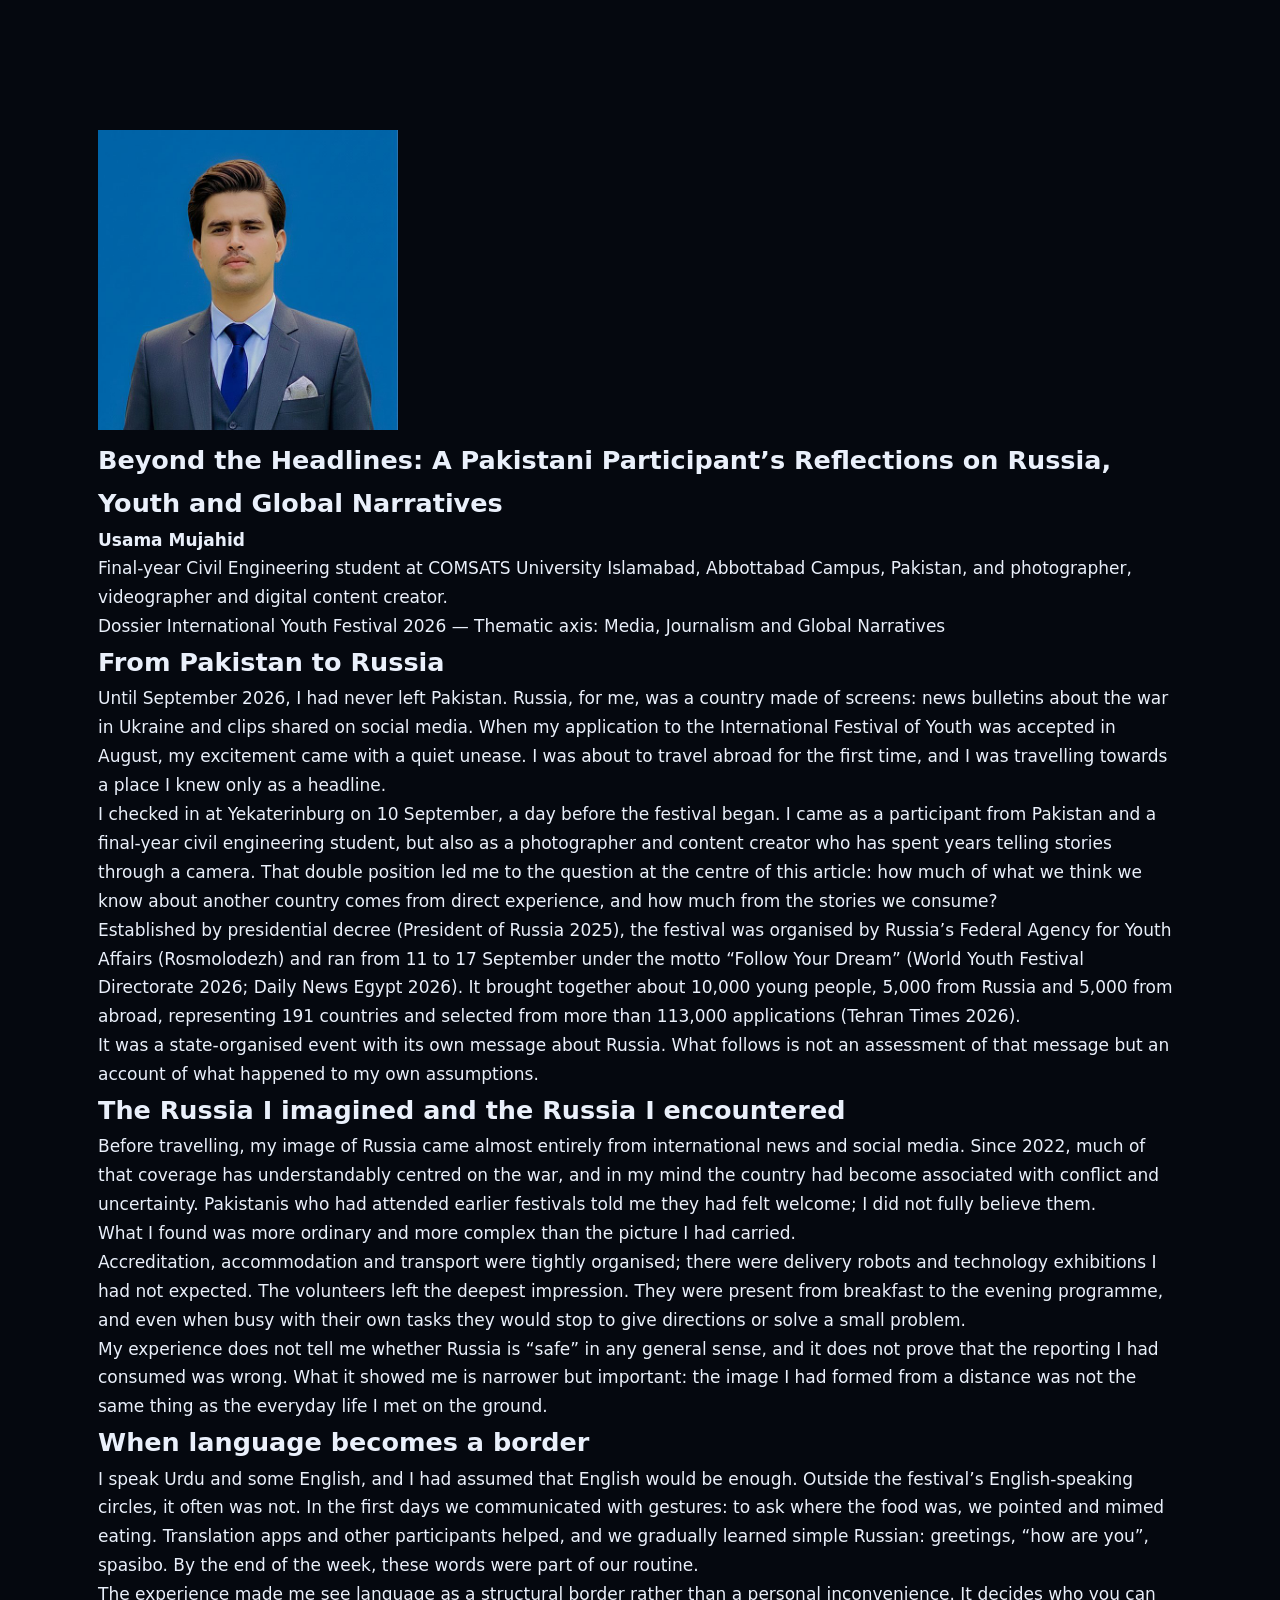
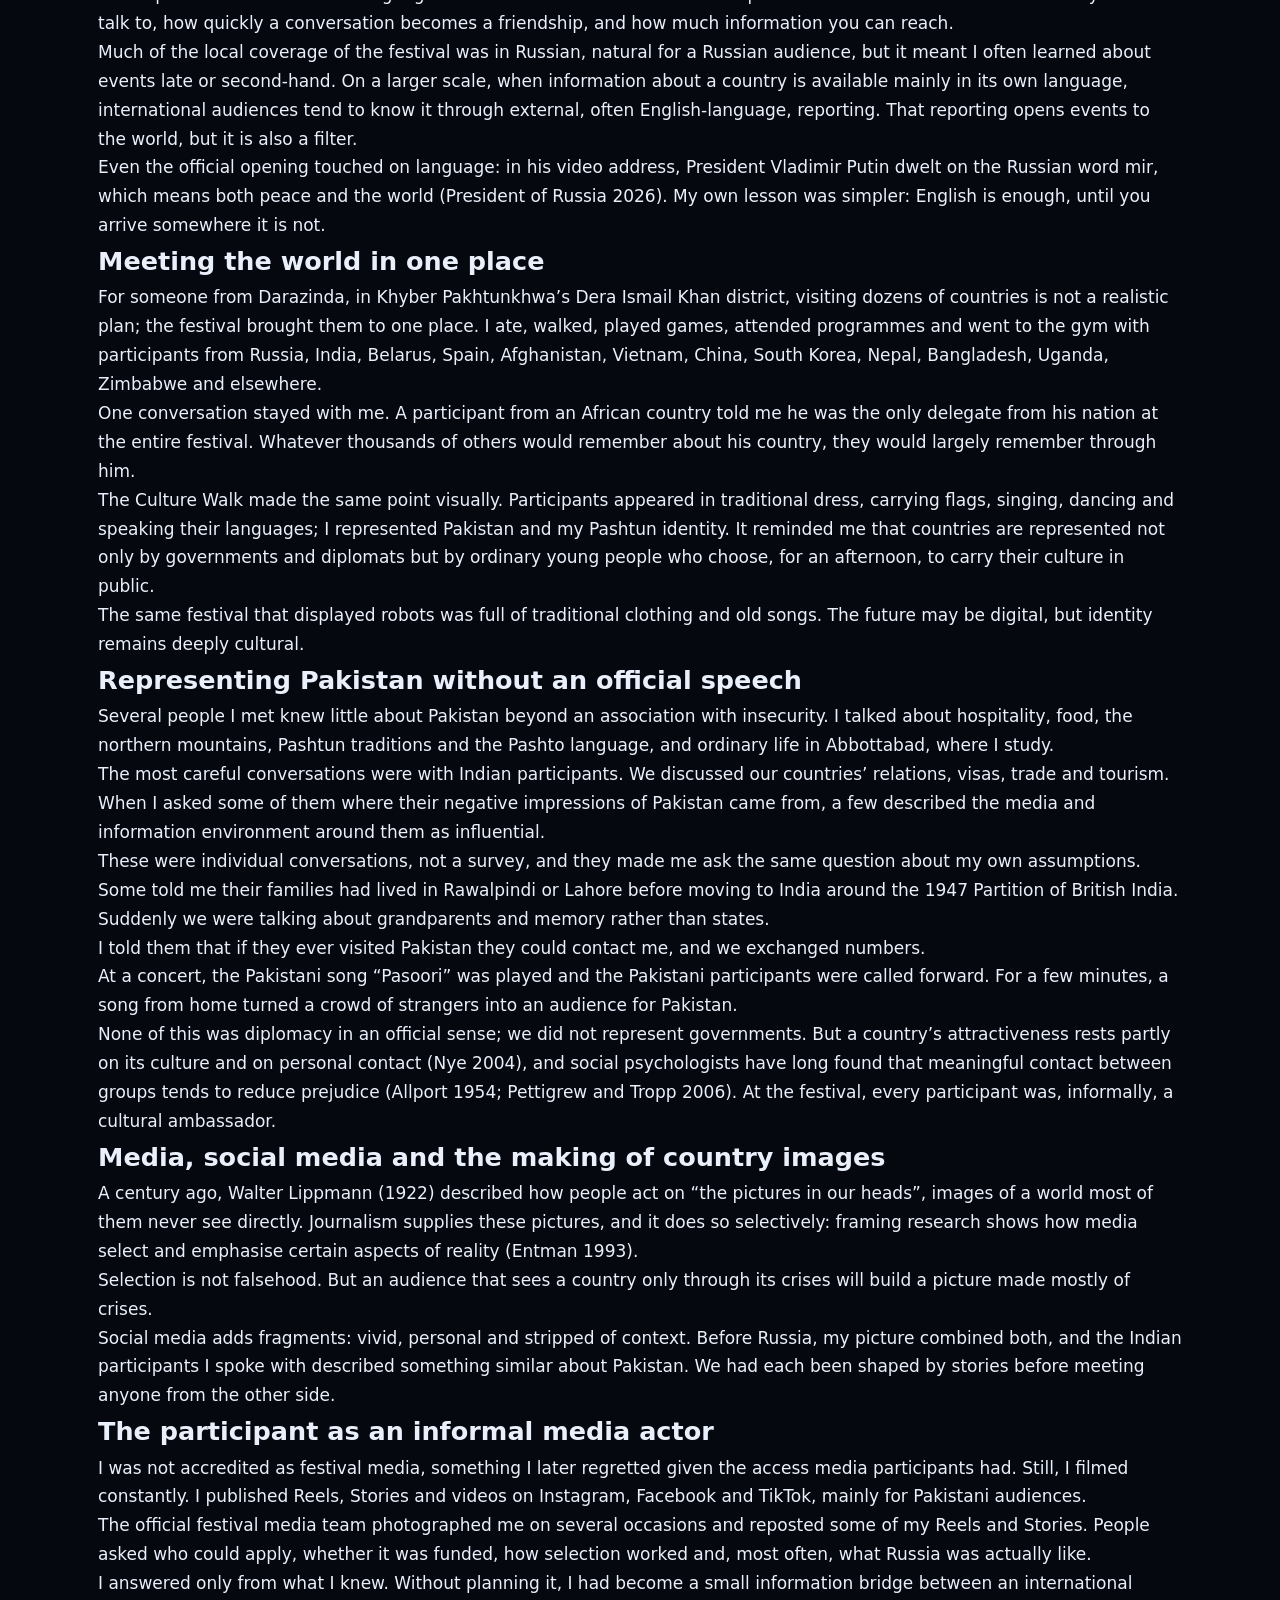
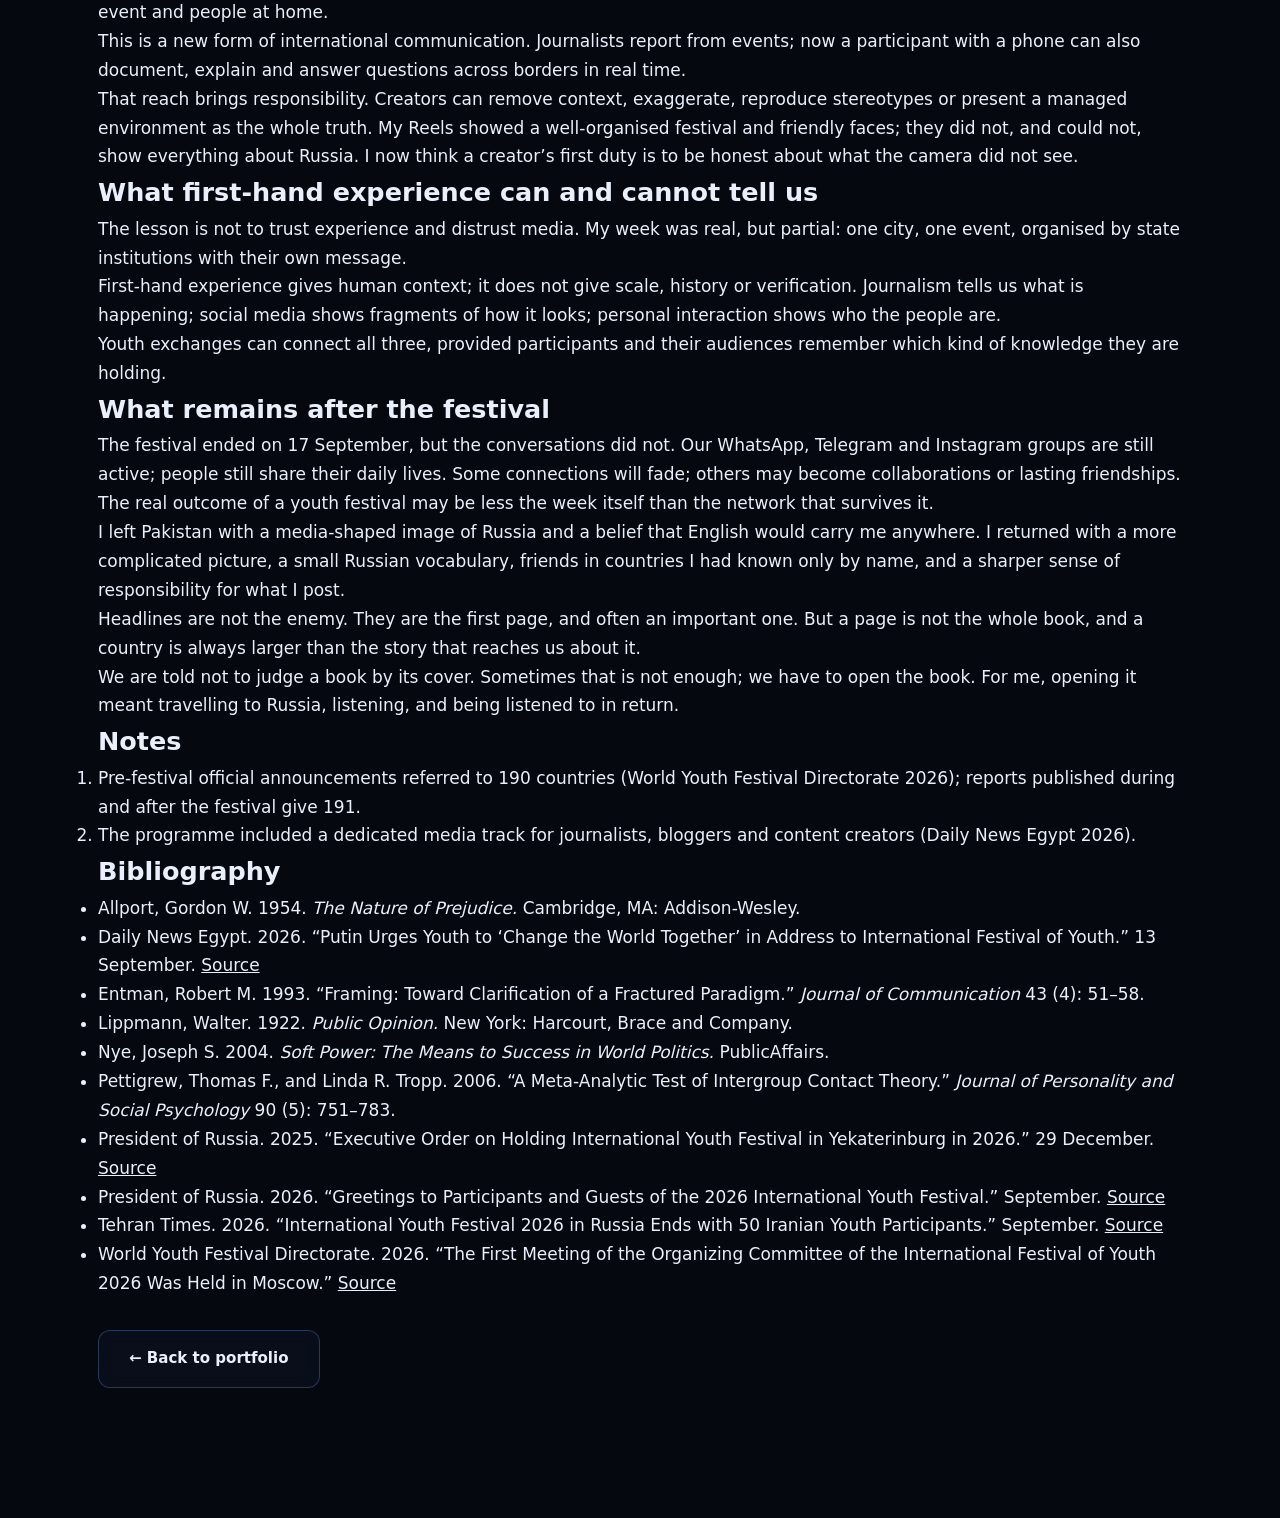
<file: russia-experience.html>
<!DOCTYPE html>
<html lang="en">
<head>
<meta charset="UTF-8">
<meta name="viewport" content="width=device-width, initial-scale=1.0">

<title>Beyond the Headlines: A Pakistani Participant’s Reflections on Russia, Youth and Global Narratives | Usama Mujahid</title>

<meta name="description" content="Usama Mujahid reflects on his first international journey, the International Festival of Youth 2026 in Yekaterinburg, cultural exchange, language, media narratives and the responsibility of telling stories across borders.">

<meta name="author" content="Usama Mujahid">
<meta name="theme-color" content="#05080f">

<link rel="canonical" href="https://usamamujahid1.github.io/usama-portfolio-v2/russia-experience.html">
<link rel="icon" type="image/svg+xml" href="favicon.svg">

<meta property="og:title" content="Beyond the Headlines: A Pakistani Participant’s Reflections on Russia, Youth and Global Narratives">
<meta property="og:description" content="A Pakistani participant's reflections on Russia, youth exchange, media narratives and the International Festival of Youth 2026.">
<meta property="og:type" content="article">
<meta property="og:url" content="https://usamamujahid1.github.io/usama-portfolio-v2/russia-experience.html">
<meta property="og:image" content="https://usamamujahid1.github.io/usama-portfolio-v2/og-banner.svg">

<link rel="stylesheet" href="style.css">
</head>

<body>

<section class="section">
<div class="container">

<img src="profile-about.jpg" alt="Usama Mujahid" width="300">

<h1>Beyond the Headlines: A Pakistani Participant’s Reflections on Russia, Youth and Global Narratives</h1>

<p><strong>Usama Mujahid</strong></p>

<p>
Final-year Civil Engineering student at COMSATS University Islamabad, Abbottabad Campus, Pakistan, and photographer, videographer and digital content creator.
</p>

<p>
Dossier International Youth Festival 2026 — Thematic axis: Media, Journalism and Global Narratives
</p>

<h2>From Pakistan to Russia</h2>

<p>
Until September 2026, I had never left Pakistan. Russia, for me, was a country made of screens: news bulletins about the war in Ukraine and clips shared on social media. When my application to the International Festival of Youth was accepted in August, my excitement came with a quiet unease. I was about to travel abroad for the first time, and I was travelling towards a place I knew only as a headline.
</p>

<p>
I checked in at Yekaterinburg on 10 September, a day before the festival began. I came as a participant from Pakistan and a final-year civil engineering student, but also as a photographer and content creator who has spent years telling stories through a camera. That double position led me to the question at the centre of this article: how much of what we think we know about another country comes from direct experience, and how much from the stories we consume?
</p>

<p>
Established by presidential decree (President of Russia 2025), the festival was organised by Russia’s Federal Agency for Youth Affairs (Rosmolodezh) and ran from 11 to 17 September under the motto “Follow Your Dream” (World Youth Festival Directorate 2026; Daily News Egypt 2026). It brought together about 10,000 young people, 5,000 from Russia and 5,000 from abroad, representing 191 countries and selected from more than 113,000 applications (Tehran Times 2026).
</p>

<p>
It was a state-organised event with its own message about Russia. What follows is not an assessment of that message but an account of what happened to my own assumptions.
</p>

<h2>The Russia I imagined and the Russia I encountered</h2>

<p>
Before travelling, my image of Russia came almost entirely from international news and social media. Since 2022, much of that coverage has understandably centred on the war, and in my mind the country had become associated with conflict and uncertainty. Pakistanis who had attended earlier festivals told me they had felt welcome; I did not fully believe them.
</p>

<p>
What I found was more ordinary and more complex than the picture I had carried.
</p>

<p>
Accreditation, accommodation and transport were tightly organised; there were delivery robots and technology exhibitions I had not expected. The volunteers left the deepest impression. They were present from breakfast to the evening programme, and even when busy with their own tasks they would stop to give directions or solve a small problem.
</p>

<p>
My experience does not tell me whether Russia is “safe” in any general sense, and it does not prove that the reporting I had consumed was wrong. What it showed me is narrower but important: the image I had formed from a distance was not the same thing as the everyday life I met on the ground.
</p>

<h2>When language becomes a border</h2>

<p>
I speak Urdu and some English, and I had assumed that English would be enough. Outside the festival’s English-speaking circles, it often was not. In the first days we communicated with gestures: to ask where the food was, we pointed and mimed eating. Translation apps and other participants helped, and we gradually learned simple Russian: greetings, “how are you”, spasibo. By the end of the week, these words were part of our routine.
</p>

<p>
The experience made me see language as a structural border rather than a personal inconvenience. It decides who you can talk to, how quickly a conversation becomes a friendship, and how much information you can reach.
</p>

<p>
Much of the local coverage of the festival was in Russian, natural for a Russian audience, but it meant I often learned about events late or second-hand. On a larger scale, when information about a country is available mainly in its own language, international audiences tend to know it through external, often English-language, reporting. That reporting opens events to the world, but it is also a filter.
</p>

<p>
Even the official opening touched on language: in his video address, President Vladimir Putin dwelt on the Russian word mir, which means both peace and the world (President of Russia 2026). My own lesson was simpler: English is enough, until you arrive somewhere it is not.
</p>

<h2>Meeting the world in one place</h2>

<p>
For someone from Darazinda, in Khyber Pakhtunkhwa’s Dera Ismail Khan district, visiting dozens of countries is not a realistic plan; the festival brought them to one place. I ate, walked, played games, attended programmes and went to the gym with participants from Russia, India, Belarus, Spain, Afghanistan, Vietnam, China, South Korea, Nepal, Bangladesh, Uganda, Zimbabwe and elsewhere.
</p>

<p>
One conversation stayed with me. A participant from an African country told me he was the only delegate from his nation at the entire festival. Whatever thousands of others would remember about his country, they would largely remember through him.
</p>

<p>
The Culture Walk made the same point visually. Participants appeared in traditional dress, carrying flags, singing, dancing and speaking their languages; I represented Pakistan and my Pashtun identity. It reminded me that countries are represented not only by governments and diplomats but by ordinary young people who choose, for an afternoon, to carry their culture in public.
</p>

<p>
The same festival that displayed robots was full of traditional clothing and old songs. The future may be digital, but identity remains deeply cultural.
</p>

<h2>Representing Pakistan without an official speech</h2>

<p>
Several people I met knew little about Pakistan beyond an association with insecurity. I talked about hospitality, food, the northern mountains, Pashtun traditions and the Pashto language, and ordinary life in Abbottabad, where I study.
</p>

<p>
The most careful conversations were with Indian participants. We discussed our countries’ relations, visas, trade and tourism. When I asked some of them where their negative impressions of Pakistan came from, a few described the media and information environment around them as influential.
</p>

<p>
These were individual conversations, not a survey, and they made me ask the same question about my own assumptions. Some told me their families had lived in Rawalpindi or Lahore before moving to India around the 1947 Partition of British India. Suddenly we were talking about grandparents and memory rather than states.
</p>

<p>
I told them that if they ever visited Pakistan they could contact me, and we exchanged numbers.
</p>

<p>
At a concert, the Pakistani song “Pasoori” was played and the Pakistani participants were called forward. For a few minutes, a song from home turned a crowd of strangers into an audience for Pakistan.
</p>

<p>
None of this was diplomacy in an official sense; we did not represent governments. But a country’s attractiveness rests partly on its culture and on personal contact (Nye 2004), and social psychologists have long found that meaningful contact between groups tends to reduce prejudice (Allport 1954; Pettigrew and Tropp 2006). At the festival, every participant was, informally, a cultural ambassador.
</p>

<h2>Media, social media and the making of country images</h2>

<p>
A century ago, Walter Lippmann (1922) described how people act on “the pictures in our heads”, images of a world most of them never see directly. Journalism supplies these pictures, and it does so selectively: framing research shows how media select and emphasise certain aspects of reality (Entman 1993).
</p>

<p>
Selection is not falsehood. But an audience that sees a country only through its crises will build a picture made mostly of crises.
</p>

<p>
Social media adds fragments: vivid, personal and stripped of context. Before Russia, my picture combined both, and the Indian participants I spoke with described something similar about Pakistan. We had each been shaped by stories before meeting anyone from the other side.
</p>

<h2>The participant as an informal media actor</h2>

<p>
I was not accredited as festival media, something I later regretted given the access media participants had. Still, I filmed constantly. I published Reels, Stories and videos on Instagram, Facebook and TikTok, mainly for Pakistani audiences.
</p>

<p>
The official festival media team photographed me on several occasions and reposted some of my Reels and Stories. People asked who could apply, whether it was funded, how selection worked and, most often, what Russia was actually like.
</p>

<p>
I answered only from what I knew. Without planning it, I had become a small information bridge between an international event and people at home.
</p>

<p>
This is a new form of international communication. Journalists report from events; now a participant with a phone can also document, explain and answer questions across borders in real time.
</p>

<p>
That reach brings responsibility. Creators can remove context, exaggerate, reproduce stereotypes or present a managed environment as the whole truth. My Reels showed a well-organised festival and friendly faces; they did not, and could not, show everything about Russia. I now think a creator’s first duty is to be honest about what the camera did not see.
</p>

<h2>What first-hand experience can and cannot tell us</h2>

<p>
The lesson is not to trust experience and distrust media. My week was real, but partial: one city, one event, organised by state institutions with their own message.
</p>

<p>
First-hand experience gives human context; it does not give scale, history or verification. Journalism tells us what is happening; social media shows fragments of how it looks; personal interaction shows who the people are.
</p>

<p>
Youth exchanges can connect all three, provided participants and their audiences remember which kind of knowledge they are holding.
</p>

<h2>What remains after the festival</h2>

<p>
The festival ended on 17 September, but the conversations did not. Our WhatsApp, Telegram and Instagram groups are still active; people still share their daily lives. Some connections will fade; others may become collaborations or lasting friendships.
</p>

<p>
The real outcome of a youth festival may be less the week itself than the network that survives it.
</p>

<p>
I left Pakistan with a media-shaped image of Russia and a belief that English would carry me anywhere. I returned with a more complicated picture, a small Russian vocabulary, friends in countries I had known only by name, and a sharper sense of responsibility for what I post.
</p>

<p>
Headlines are not the enemy. They are the first page, and often an important one. But a page is not the whole book, and a country is always larger than the story that reaches us about it.
</p>

<p>
We are told not to judge a book by its cover. Sometimes that is not enough; we have to open the book. For me, opening it meant travelling to Russia, listening, and being listened to in return.
</p>

<h2>Notes</h2>

<ol>
<li>
Pre-festival official announcements referred to 190 countries (World Youth Festival Directorate 2026); reports published during and after the festival give 191.
</li>

<li>
The programme included a dedicated media track for journalists, bloggers and content creators (Daily News Egypt 2026).
</li>
</ol>

<h2>Bibliography</h2>

<ul>
<li>
Allport, Gordon W. 1954. <em>The Nature of Prejudice.</em> Cambridge, MA: Addison-Wesley.
</li>

<li>
Daily News Egypt. 2026. “Putin Urges Youth to ‘Change the World Together’ in Address to International Festival of Youth.” 13 September.
<a href="https://www.dailynewsegypt.com/2026/09/13/putin-urges-youth-to-change-the-world-together-in-address-to-international-festival-of-youth/" target="_blank">
Source
</a>
</li>

<li>
Entman, Robert M. 1993. “Framing: Toward Clarification of a Fractured Paradigm.” <em>Journal of Communication</em> 43 (4): 51–58.
</li>

<li>
Lippmann, Walter. 1922. <em>Public Opinion.</em> New York: Harcourt, Brace and Company.
</li>

<li>
Nye, Joseph S. 2004. <em>Soft Power: The Means to Success in World Politics.</em> PublicAffairs.
</li>

<li>
Pettigrew, Thomas F., and Linda R. Tropp. 2006. “A Meta-Analytic Test of Intergroup Contact Theory.” <em>Journal of Personality and Social Psychology</em> 90 (5): 751–783.
</li>

<li>
President of Russia. 2025. “Executive Order on Holding International Youth Festival in Yekaterinburg in 2026.” 29 December.
<a href="http://en.kremlin.ru/acts/news/78911" target="_blank">
Source
</a>
</li>

<li>
President of Russia. 2026. “Greetings to Participants and Guests of the 2026 International Youth Festival.” September.
<a href="http://en.kremlin.ru/events/president/news/80756" target="_blank">
Source
</a>
</li>

<li>
Tehran Times. 2026. “International Youth Festival 2026 in Russia Ends with 50 Iranian Youth Participants.” September.
<a href="https://www.tehrantimes.com/news/530170/" target="_blank">
Source
</a>
</li>

<li>
World Youth Festival Directorate. 2026. “The First Meeting of the Organizing Committee of the International Festival of Youth 2026 Was Held in Moscow.”
<a href="https://wyffest.com/en/news/the-first-meeting-of-the-organizing-committee-for-the-2026-international-youth-festival-was-held-in-moscow" target="_blank">
Source
</a>
</li>
</ul>

<p style="margin-top:32px;">
<a href="index.html" class="btn btn--ghost">
<span class="btn__label">← Back to portfolio</span>
</a>
</p>

</div>
</section>

</body>
</html>
</file>
<file: style.css>
/* ============================================================
   Usama Mujahid — Portfolio v2 (premium)
   Blueprint navy · glass surfaces · dimension-line identity
   ============================================================ */

:root {
  --bg: #05080f;
  --bg-2: #0a101d;
  --surface: rgba(18, 28, 50, 0.55);
  --surface-solid: #0f1830;
  --line: rgba(104, 148, 230, 0.14);
  --line-strong: rgba(104, 148, 230, 0.32);
  --blue: #4d9fff;
  --cyan: #7ce7ff;
  --violet: #6d7cff;
  --grad: linear-gradient(100deg, var(--blue), var(--cyan));
  --grad-soft: linear-gradient(100deg, rgba(77,159,255,.16), rgba(124,231,255,.10));
  --text: #eaf0fb;
  --muted: #8fa0c2;
  --font-display: "Archivo", system-ui, sans-serif;
  --font-mono: "IBM Plex Mono", ui-monospace, monospace;
  --radius: 16px;
  --radius-sm: 10px;
  --container: 1140px;
  --ease: cubic-bezier(0.22, 1, 0.36, 1);
  --ease-spring: cubic-bezier(0.34, 1.56, 0.64, 1);
}

* { margin: 0; padding: 0; box-sizing: border-box; }

html { scroll-behavior: smooth; }

body {
  background: var(--bg);
  color: var(--text);
  font-family: var(--font-display);
  font-size: 17px;
  line-height: 1.7;
  -webkit-font-smoothing: antialiased;
  overflow-x: hidden;
}

body.is-loading { overflow: hidden; }

.mono {
  font-family: var(--font-mono);
  font-size: 0.7rem;
  letter-spacing: 0.14em;
  color: var(--muted);
}

.container { max-width: var(--container); margin: 0 auto; padding: 0 28px; }

a { color: inherit; }

::selection { background: rgba(77, 159, 255, 0.35); }

:focus-visible { outline: 2px solid var(--blue); outline-offset: 3px; border-radius: 3px; }

/* icons */
.icon {
  width: 20px; height: 20px;
  fill: none;
  stroke: currentColor;
  stroke-width: 1.5;
  stroke-linecap: round;
  stroke-linejoin: round;
  flex: none;
}
.icon--lg { width: 30px; height: 30px; stroke-width: 1.25; }

/* ============ GLASS PRIMITIVE ============ */
.glass {
  background: var(--surface);
  backdrop-filter: blur(18px) saturate(1.3);
  -webkit-backdrop-filter: blur(18px) saturate(1.3);
  border: 1px solid var(--line);
  border-radius: var(--radius);
  position: relative;
}

/* gradient hairline on top edge */
.glass::before {
  content: "";
  position: absolute;
  inset: 0 0 auto 0;
  height: 1px;
  border-radius: inherit;
  background: linear-gradient(90deg, transparent, rgba(124, 231, 255, 0.4), transparent);
  pointer-events: none;
}

/* ============ PRELOADER ============ */
.loader {
  position: fixed;
  inset: 0;
  z-index: 1000;
  background: var(--bg);
  display: grid;
  place-items: center;
  transition: opacity 0.6s var(--ease), visibility 0.6s;
}

.loader.is-done { opacity: 0; visibility: hidden; }

.loader__inner { width: min(420px, 76vw); text-align: center; }

.loader__label { color: var(--blue); margin-bottom: 22px; }

.loader__dim { display: flex; align-items: center; }

.loader__tick { width: 1px; height: 18px; background: var(--cyan); }

.loader__track {
  flex: 1;
  height: 1px;
  background: rgba(124, 231, 255, 0.18);
  position: relative;
}

.loader__fill {
  position: absolute;
  inset: -1px auto -1px 0;
  width: 0%;
  background: var(--grad);
  box-shadow: 0 0 14px rgba(124, 231, 255, 0.7);
}

.loader__pct { margin-top: 18px; color: var(--cyan); font-size: 0.85rem; }

/* ============ SCROLL PROGRESS ============ */
.progress {
  position: fixed;
  inset: 0 0 auto 0;
  height: 2px;
  z-index: 300;
  background: transparent;
  pointer-events: none;
}

.progress i {
  display: block;
  height: 100%;
  width: 0%;
  background: var(--grad);
  box-shadow: 0 0 10px rgba(124, 231, 255, 0.55);
}

/* ============ CURSOR ============ */
.cursor,
.cursor-ring { display: none; }

@media (hover: hover) and (pointer: fine) {
  .cursor {
    display: block;
    position: fixed;
    z-index: 999;
    width: 5px; height: 5px;
    border-radius: 50%;
    background: var(--cyan);
    pointer-events: none;
    transform: translate(-50%, -50%);
  }

  /* crosshair ring — a takeoff reticle */
  .cursor-ring {
    display: block;
    position: fixed;
    z-index: 998;
    width: 34px; height: 34px;
    border: 1px solid rgba(124, 231, 255, 0.5);
    border-radius: 50%;
    pointer-events: none;
    transform: translate(-50%, -50%);
    transition: width 0.25s var(--ease), height 0.25s var(--ease),
                border-color 0.25s, background 0.25s;
  }

  .cursor-ring span {
    position: absolute;
    background: rgba(124, 231, 255, 0.6);
  }
  .cursor-ring span:nth-child(1) { top: -5px; left: 50%; width: 1px; height: 7px; }
  .cursor-ring span:nth-child(2) { bottom: -5px; left: 50%; width: 1px; height: 7px; }
  .cursor-ring span:nth-child(3) { left: -5px; top: 50%; height: 1px; width: 7px; }
  .cursor-ring span:nth-child(4) { right: -5px; top: 50%; height: 1px; width: 7px; }

  .cursor-ring.is-hover {
    width: 56px; height: 56px;
    border-color: var(--blue);
    background: rgba(77, 159, 255, 0.08);
  }

  body.has-cursor, body.has-cursor a, body.has-cursor button { cursor: none; }
}

/* ============ NAV ============ */
.nav {
  position: fixed;
  top: 14px; left: 0; right: 0;
  z-index: 200;
  padding: 0 16px;
}

.nav__inner {
  max-width: var(--container);
  margin: 0 auto;
  padding: 10px 12px 10px 18px;
  display: flex;
  align-items: center;
  justify-content: space-between;
  gap: 16px;
  border-radius: 999px;
  transition: box-shadow 0.3s;
}

.nav.is-scrolled .nav__inner { box-shadow: 0 12px 40px rgba(2, 6, 16, 0.6); }

.nav__brand { display: flex; align-items: center; gap: 12px; text-decoration: none; }

.nav__mark {
  color: var(--cyan);
  font-weight: 600;
  border: 1px solid var(--line-strong);
  padding: 5px 9px;
  border-radius: 8px;
  background: var(--grad-soft);
}

.nav__name { font-weight: 600; font-size: 0.92rem; }

.nav__links { display: flex; align-items: center; gap: 6px; }

.nav__links a {
  text-decoration: none;
  font-size: 0.88rem;
  color: var(--muted);
  padding: 8px 14px;
  border-radius: 999px;
  transition: color 0.2s, background 0.2s;
}

.nav__links a:hover { color: var(--text); background: rgba(104, 148, 230, 0.08); }
.nav__links a.is-active { color: var(--cyan); background: rgba(77, 159, 255, 0.1); }

.nav__cta {
  color: #06101f !important;
  background: var(--grad);
  font-weight: 600;
}
.nav__cta:hover { background: var(--grad) !important; filter: brightness(1.1); }

.nav__toggle {
  display: none;
  flex-direction: column;
  justify-content: center;
  gap: 6px;
  width: 42px; height: 42px;
  background: none;
  border: none;
  padding: 0 10px;
  cursor: pointer;
}

.nav__toggle span {
  display: block;
  height: 2px;
  background: var(--text);
  border-radius: 2px;
  transition: transform 0.35s var(--ease-spring);
}

.nav__toggle.is-open span:nth-child(1) { transform: translateY(4px) rotate(45deg); }
.nav__toggle.is-open span:nth-child(2) { transform: translateY(-4px) rotate(-45deg); }

/* ============ HERO ============ */
.hero {
  position: relative;
  min-height: 100svh;
  display: flex;
  align-items: center;
  padding: 140px 0 90px;
  overflow: hidden;
}

.hero__bg { position: absolute; inset: 0; pointer-events: none; }

.hero__grid {
  position: absolute;
  inset: -20% 0;
  background-image:
    linear-gradient(var(--line) 1px, transparent 1px),
    linear-gradient(90deg, var(--line) 1px, transparent 1px);
  background-size: 130px 130px;
  mask-image: radial-gradient(ellipse 85% 70% at 50% 42%, black 25%, transparent 100%);
  -webkit-mask-image: radial-gradient(ellipse 85% 70% at 50% 42%, black 25%, transparent 100%);
  will-change: transform;
}

.hero__grid--fine {
  background-size: 26px 26px;
  background-image:
    linear-gradient(rgba(104, 148, 230, 0.05) 1px, transparent 1px),
    linear-gradient(90deg, rgba(104, 148, 230, 0.05) 1px, transparent 1px);
}

/* ambient gradient orbs */
.orb {
  position: absolute;
  border-radius: 50%;
  filter: blur(70px);
  opacity: 0.5;
  will-change: transform;
  animation: orbFloat 14s ease-in-out infinite;
}

.orb--1 { width: 460px; height: 460px; top: -8%; left: -6%;
  background: radial-gradient(circle, rgba(77,159,255,.35), transparent 65%); }
.orb--2 { width: 380px; height: 380px; bottom: 4%; right: -4%;
  background: radial-gradient(circle, rgba(124,231,255,.24), transparent 65%);
  animation-delay: -5s; }
.orb--3 { width: 300px; height: 300px; top: 42%; left: 46%;
  background: radial-gradient(circle, rgba(109,124,255,.2), transparent 65%);
  animation-delay: -9s; }

@keyframes orbFloat {
  0%, 100% { transform: translate(0, 0) scale(1); }
  50% { transform: translate(30px, -34px) scale(1.06); }
}

/* floating annotations */
.anno {
  position: absolute;
  left: var(--x);
  top: var(--y);
  color: rgba(124, 231, 255, 0.4);
  border: 1px dashed rgba(124, 231, 255, 0.22);
  padding: 5px 10px;
  border-radius: 6px;
  animation: annoFloat 7s ease-in-out var(--d) infinite;
  will-change: transform;
}

@keyframes annoFloat {
  0%, 100% { translate: 0 0; }
  50% { translate: 0 -12px; }
}

.hero__inner { position: relative; width: 100%; }

.hero__eyebrow {
  color: var(--cyan);
  display: inline-flex;
  align-items: center;
  gap: 10px;
  border: 1px solid var(--line);
  background: rgba(18, 28, 50, 0.4);
  padding: 8px 16px;
  border-radius: 999px;
  margin-bottom: 30px;
}

.hero__pulse {
  width: 7px; height: 7px;
  border-radius: 50%;
  background: var(--cyan);
  box-shadow: 0 0 0 0 rgba(124, 231, 255, 0.6);
  animation: pulse 2s infinite;
}

@keyframes pulse {
  70% { box-shadow: 0 0 0 9px rgba(124, 231, 255, 0); }
  100% { box-shadow: 0 0 0 0 rgba(124, 231, 255, 0); }
}

.hero__title {
  font-size: clamp(3.4rem, 11.5vw, 8rem);
  font-weight: 900;
  line-height: 0.92;
  letter-spacing: -0.035em;
}

.hero__line { display: block; overflow: hidden; }
.hero__line > span { display: inline-block; }

.hero__title-grad {
  background: linear-gradient(100deg, var(--blue) 10%, var(--cyan) 55%, var(--violet) 100%);
  background-size: 200% 100%;
  -webkit-background-clip: text;
  background-clip: text;
  color: transparent;
  animation: gradShift 7s ease-in-out infinite;
}

@keyframes gradShift {
  0%, 100% { background-position: 0% 50%; }
  50% { background-position: 100% 50%; }
}

/* ============ DIMENSION LINE + ROTATING ROLES ============ */
.dim { display: flex; align-items: center; margin: 34px 0 30px; max-width: 620px; }

.dim__tick { width: 1px; height: 24px; background: var(--cyan); flex: none; }

.dim__line {
  flex: 1;
  height: 1px;
  background: linear-gradient(90deg, var(--cyan), rgba(124,231,255,.35), var(--cyan));
  position: relative;
  display: flex;
  justify-content: center;
}

.dim__line::before,
.dim__line::after {
  content: "";
  position: absolute;
  top: -3.5px;
  border-style: solid;
}
.dim__line::before { left: 0; border-width: 4px 8px 4px 0; border-color: transparent var(--cyan) transparent transparent; }
.dim__line::after { right: 0; border-width: 4px 0 4px 8px; border-color: transparent transparent transparent var(--cyan); }

.dim__label {
  position: relative;
  top: -0.72em;
  background: var(--bg);
  padding: 0 16px;
  color: var(--cyan);
  white-space: nowrap;
}

.roles { display: inline-grid; text-align: center; }

.roles__item {
  grid-area: 1 / 1;
  opacity: 0;
  transform: translateY(10px);
  transition: opacity 0.45s var(--ease), transform 0.45s var(--ease);
  will-change: opacity, transform;
}

.roles__item.is-active { opacity: 1; transform: none; }
.roles__item.is-leaving { opacity: 0; transform: translateY(-10px); }

.hero__sub { max-width: 540px; color: var(--muted); margin-bottom: 38px; font-size: 1.05rem; }

/* ============ BUTTONS ============ */
.hero__actions { display: flex; gap: 16px; flex-wrap: wrap; margin-bottom: 64px; }

.btn {
  position: relative;
  display: inline-flex;
  align-items: center;
  gap: 10px;
  text-decoration: none;
  font-weight: 600;
  font-size: 0.94rem;
  padding: 15px 30px;
  border-radius: 12px;
  overflow: hidden;
  transition: transform 0.25s var(--ease), box-shadow 0.25s, border-color 0.25s, background 0.25s;
  will-change: transform;
}

.btn__label { position: relative; z-index: 1; }

.btn--primary { background: var(--grad); color: #06101f; }

.btn--primary:hover {
  box-shadow: 0 10px 34px rgba(77, 159, 255, 0.4);
}

/* sweeping shine */
.btn__shine {
  position: absolute;
  inset: 0;
  background: linear-gradient(115deg, transparent 30%, rgba(255,255,255,.5) 50%, transparent 70%);
  transform: translateX(-110%);
  transition: transform 0.7s var(--ease);
}

.btn--primary:hover .btn__shine { transform: translateX(110%); }

.btn--ghost {
  border: 1px solid var(--line-strong);
  color: var(--text);
  background: rgba(18, 28, 50, 0.35);
  backdrop-filter: blur(8px);
  -webkit-backdrop-filter: blur(8px);
}

.btn--ghost:hover { border-color: var(--cyan); background: rgba(77, 159, 255, 0.1); }

/* ============ COUNTERS ============ */
.stats {
  display: grid;
  grid-template-columns: repeat(4, 1fr);
  gap: 18px;
  max-width: 780px;
}

.stats__item {
  border-left: 1px solid var(--line-strong);
  padding-left: 18px;
}

.stats__item dt { color: var(--blue); margin-bottom: 2px; font-size: 0.62rem; }

.stats__item dd {
  font-size: clamp(1.8rem, 3.4vw, 2.6rem);
  font-weight: 800;
  line-height: 1.1;
  font-variant-numeric: tabular-nums;
}

.hero__scroll {
  position: absolute;
  bottom: 28px;
  left: 50%;
  transform: translateX(-50%);
  display: flex;
  flex-direction: column;
  align-items: center;
  gap: 10px;
  text-decoration: none;
  color: var(--muted);
}

.hero__scroll-line {
  width: 1px; height: 44px;
  background: linear-gradient(var(--cyan), transparent);
  animation: scrollHint 2.2s var(--ease) infinite;
  transform-origin: top;
}

@keyframes scrollHint {
  0% { transform: scaleY(0); }
  55% { transform: scaleY(1); }
  100% { transform: scaleY(1); opacity: 0; }
}

/* ---------- HERO INTRO CHOREOGRAPHY ---------- */
[data-intro] { opacity: 0; transform: translateY(28px); }
.hero__line > span { transform: translateY(110%); }

body.is-ready [data-intro] {
  animation: introUp 0.85s var(--ease) forwards;
  animation-delay: calc(var(--i, 1) * 90ms + 120ms);
}
body.is-ready [data-intro="1"] { --i: 1; } body.is-ready [data-intro="2"] { --i: 2; }
body.is-ready [data-intro="3"] { --i: 3; } body.is-ready [data-intro="4"] { --i: 4; }
body.is-ready [data-intro="5"] { --i: 5; } body.is-ready [data-intro="6"] { --i: 6; }
body.is-ready [data-intro="7"] { --i: 7; }

body.is-ready .hero__line > span {
  animation: lineUp 0.9s var(--ease) forwards;
  animation-delay: calc(var(--i, 2) * 90ms + 160ms);
}

@keyframes introUp { to { opacity: 1; transform: none; } }
@keyframes lineUp { to { transform: none; } }

/* ============ SECTIONS ============ */
.section { padding: 130px 0; position: relative; }

.section--alt {
  background:
    radial-gradient(60% 90% at 85% 0%, rgba(77, 159, 255, 0.05), transparent 60%),
    var(--bg-2);
  border-top: 1px solid var(--line);
  border-bottom: 1px solid var(--line);
}

.section__lede { color: var(--muted); margin: -34px 0 48px; max-width: 540px; }

.titleblock { display: flex; align-items: baseline; gap: 20px; margin-bottom: 60px; }

.titleblock__sheet {
  color: var(--cyan);
  border: 1px solid var(--line-strong);
  background: var(--grad-soft);
  padding: 6px 12px;
  border-radius: 7px;
  white-space: nowrap;
}

.titleblock__title {
  font-size: clamp(1.9rem, 4.5vw, 2.8rem);
  font-weight: 800;
  letter-spacing: -0.025em;
  text-transform: uppercase;
  white-space: nowrap;
}

.titleblock__rule {
  flex: 1;
  height: 1px;
  align-self: center;
  background: linear-gradient(90deg, var(--line-strong), transparent);
}

/* ============ ABOUT ============ */
.about { display: grid; grid-template-columns: 1.55fr 1fr; gap: 56px; align-items: start; }

.about__lead { font-size: 1.35rem; font-weight: 500; line-height: 1.5; color: var(--text); }
.about__text { color: var(--muted); }
.about__text p + p { margin-top: 20px; }
.about__text strong { color: var(--cyan); font-weight: 600; }

.goal { padding: 32px; overflow: hidden; }

.goal__glow {
  position: absolute;
  top: -60px; right: -60px;
  width: 220px; height: 220px;
  background: radial-gradient(circle, rgba(77, 159, 255, 0.28), transparent 65%);
  filter: blur(10px);
  pointer-events: none;
}

.goal__label { color: var(--cyan); display: flex; align-items: center; gap: 8px; margin-bottom: 14px; }

.goal__text { font-size: 1.12rem; line-height: 1.55; margin-bottom: 22px; }
.goal__text strong { color: var(--cyan); }

.goal__path {
  display: flex;
  align-items: center;
  gap: 8px;
  flex-wrap: wrap;
  font-size: 0.6rem;
}

.goal__path span {
  border: 1px solid var(--line-strong);
  border-radius: 999px;
  padding: 4px 10px;
  color: var(--text);
  background: rgba(77, 159, 255, 0.07);
}

.goal__path i { color: var(--blue); font-style: normal; }

/* ============ SKILLS — BOQ ============ */
.boq { overflow: hidden; border-radius: var(--radius); }

.boq__head,
.boq__row {
  display: grid;
  grid-template-columns: 72px 1.35fr 140px 1fr;
  gap: 20px;
  align-items: center;
  padding: 15px 26px;
}

.boq__head {
  background: rgba(77, 159, 255, 0.08);
  border-bottom: 1px solid var(--line-strong);
  color: var(--cyan);
}

.boq__row {
  border-bottom: 1px solid var(--line);
  transition: background 0.25s, padding-left 0.25s var(--ease);
}

.boq__row:last-child { border-bottom: none; }

.boq__row:hover {
  background: rgba(77, 159, 255, 0.06);
  padding-left: 34px;
}

.boq__item { color: var(--blue); }
.boq__desc { font-weight: 600; font-size: 0.96rem; }
.boq__desc em { color: var(--muted); font-style: normal; font-weight: 400; font-size: 0.85rem; }
.boq__cat { font-size: 0.62rem; }

.boq__bar {
  height: 5px;
  background: rgba(104, 148, 230, 0.14);
  border-radius: 99px;
  overflow: hidden;
}

.boq__bar i {
  display: block;
  height: 100%;
  width: 0;
  background: var(--grad);
  border-radius: inherit;
  box-shadow: 0 0 12px rgba(124, 231, 255, 0.45);
  transition: width 1.2s var(--ease);
}

.boq.is-visible .boq__row i { width: var(--w, 0%); }

/* ============ TIMELINE ============ */
.timeline { position: relative; padding-left: 44px; max-width: 780px; }

.timeline__track {
  position: absolute;
  left: 10px; top: 6px; bottom: 6px;
  width: 1px;
  background: var(--line);
}

.timeline__track i {
  display: block;
  width: 100%;
  height: 0%;
  background: var(--grad);
  box-shadow: 0 0 10px rgba(124, 231, 255, 0.5);
}

.tl-item { position: relative; padding-bottom: 34px; }
.tl-item:last-child { padding-bottom: 0; }

.tl-item__node {
  position: absolute;
  left: -39px; top: 30px;
  width: 11px; height: 11px;
  border-radius: 50%;
  background: var(--bg);
  border: 2px solid var(--blue);
  box-shadow: 0 0 0 4px rgba(77, 159, 255, 0.12);
}

.tl-item__node--goal {
  border-color: var(--cyan);
  animation: pulse 2s infinite;
}

.tl-item__card { padding: 30px 32px; transition: transform 0.3s var(--ease), border-color 0.3s, box-shadow 0.3s; }

.tl-item__card:hover {
  transform: translateX(8px);
  border-color: var(--line-strong);
  box-shadow: 0 18px 50px rgba(2, 6, 16, 0.55);
}

.tl-item__tag { color: var(--cyan); margin-bottom: 10px; }
.tl-item__title { font-size: 1.28rem; font-weight: 700; margin-bottom: 4px; }
.tl-item__org { color: var(--blue); font-size: 0.94rem; margin-bottom: 12px; }
.tl-item__desc { color: var(--muted); font-size: 0.95rem; }

.tl-item__list { list-style: none; color: var(--muted); font-size: 0.95rem; }

.tl-item__list li { padding-left: 22px; position: relative; margin-bottom: 9px; }
.tl-item__list li:last-child { margin-bottom: 0; }
.tl-item__list li::before { content: "—"; position: absolute; left: 0; color: var(--blue); }

.tl-item--goal .tl-item__card {
  background: linear-gradient(140deg, rgba(77,159,255,.14), rgba(18,28,50,.5) 55%);
  border-color: var(--line-strong);
}

/* ============ PROJECT FILTERS ============ */
.filters { display: flex; gap: 10px; flex-wrap: wrap; margin-bottom: 40px; }

.filters__btn {
  font-size: 0.66rem;
  color: var(--muted);
  background: rgba(18, 28, 50, 0.45);
  border: 1px solid var(--line);
  border-radius: 999px;
  padding: 10px 18px;
  cursor: pointer;
  transition: color 0.2s, border-color 0.2s, background 0.2s, transform 0.2s var(--ease);
}

.filters__btn span { color: var(--blue); margin-left: 6px; }

.filters__btn:hover { color: var(--text); border-color: var(--line-strong); transform: translateY(-2px); }

.filters__btn.is-active {
  color: #06101f;
  background: var(--grad);
  border-color: transparent;
}

.filters__btn.is-active span { color: rgba(6, 16, 31, 0.65); }

/* ============ PROJECT SHEETS ============ */
.sheets {
  display: grid;
  grid-template-columns: repeat(auto-fill, minmax(255px, 1fr));
  gap: 22px;
}

.sheet {
  padding: 24px;
  display: flex;
  flex-direction: column;
  gap: 13px;
  transition: transform 0.35s var(--ease), border-color 0.35s, box-shadow 0.35s,
              opacity 0.3s var(--ease);
  overflow: hidden;
}

.sheet::after {
  content: "";
  position: absolute;
  inset: 0;
  background: radial-gradient(340px circle at var(--mx, 50%) var(--my, 0%), rgba(77, 159, 255, 0.1), transparent 65%);
  opacity: 0;
  transition: opacity 0.3s;
  pointer-events: none;
}

.sheet:hover::after { opacity: 1; }

.sheet:hover {
  transform: translateY(-7px);
  border-color: var(--line-strong);
  box-shadow: 0 22px 55px rgba(2, 6, 16, 0.6);
}

.sheet.is-filtered {
  opacity: 0;
  transform: scale(0.94);
  pointer-events: none;
}

.sheet.is-gone { display: none; }

.sheet__head {
  display: flex;
  justify-content: space-between;
  color: var(--blue);
  border-bottom: 1px dashed var(--line-strong);
  padding-bottom: 11px;
}

.sheet__icon {
  width: 54px; height: 54px;
  display: grid;
  place-items: center;
  border-radius: 14px;
  color: var(--cyan);
  background: var(--grad-soft);
  border: 1px solid var(--line);
  transition: transform 0.35s var(--ease-spring), color 0.3s;
}

.sheet:hover .sheet__icon { transform: translateY(-3px) rotate(-4deg); color: #fff; }

.sheet__title { font-size: 1.06rem; font-weight: 700; line-height: 1.3; }
.sheet__desc { color: var(--muted); font-size: 0.88rem; flex: 1; }

.sheet__tags { display: flex; gap: 8px; flex-wrap: wrap; }

.sheet__tags span {
  border: 1px solid var(--line);
  border-radius: 999px;
  padding: 3px 11px;
  font-size: 0.6rem;
  color: var(--cyan);
  background: rgba(77, 159, 255, 0.05);
}

/* ============ CONTACT ============ */
.section--contact { overflow: hidden; }

.contact__bg {
  position: absolute;
  inset: auto -10% -55% -10%;
  height: 130%;
  background: radial-gradient(50% 55% at 50% 100%, rgba(77, 159, 255, 0.16), transparent 70%);
  pointer-events: none;
}

.contact { max-width: 760px; position: relative; }

.contact__big {
  font-size: clamp(2rem, 5.4vw, 3.4rem);
  font-weight: 800;
  letter-spacing: -0.03em;
  line-height: 1.08;
  margin-bottom: 20px;
}

.contact__lede { font-size: 1.12rem; color: var(--muted); margin-bottom: 40px; max-width: 520px; }

.contact__links { display: grid; gap: 16px; }

.contact__card {
  display: flex;
  align-items: center;
  gap: 20px;
  text-decoration: none;
  padding: 24px 28px;
  transition: transform 0.3s var(--ease), border-color 0.3s, box-shadow 0.3s;
}

.contact__card .icon { color: var(--cyan); width: 24px; height: 24px; }

.contact__card:hover {
  transform: translateX(8px);
  border-color: var(--blue);
  box-shadow: 0 16px 44px rgba(2, 6, 16, 0.5);
}

.contact__col { display: flex; flex-direction: column; gap: 3px; flex: 1; min-width: 0; }
.contact__label { color: var(--blue); }
.contact__value { font-weight: 600; font-size: 1rem; word-break: break-word; }
.contact__arrow { color: var(--cyan); font-size: 1.25rem; transition: transform 0.3s var(--ease); }
.contact__card:hover .contact__arrow { transform: translateX(5px); }

/* ============ FOOTER ============ */
.footer { border-top: 1px solid var(--line); padding: 30px 0; }

.footer__inner { display: flex; align-items: center; justify-content: space-between; gap: 16px; flex-wrap: wrap; }

.footer__top { text-decoration: none; color: var(--cyan); transition: color 0.2s; }
.footer__top:hover { color: var(--blue); }

/* ============ SCROLL REVEAL ============ */
.reveal {
  opacity: 0;
  transform: translateY(30px);
  transition: opacity 0.8s var(--ease), transform 0.8s var(--ease);
}

.reveal.is-visible { opacity: 1; transform: none; }

/* stagger children of grids */
.sheets .reveal:nth-child(3n + 2) { transition-delay: 0.08s; }
.sheets .reveal:nth-child(3n + 3) { transition-delay: 0.16s; }

/* ============ RESPONSIVE ============ */
@media (max-width: 900px) {
  .about { grid-template-columns: 1fr; gap: 40px; }
  .stats { grid-template-columns: repeat(2, 1fr); gap: 26px; }
  .boq__head { display: none; }
  .boq__row {
    grid-template-columns: 58px 1fr;
    grid-template-areas: "item desc" "item cat" "bar bar";
    row-gap: 6px;
    padding: 17px 20px;
  }
  .boq__row:hover { padding-left: 20px; }
  .boq__item { grid-area: item; }
  .boq__desc { grid-area: desc; }
  .boq__cat { grid-area: cat; }
  .boq__bar { grid-area: bar; margin-top: 5px; }
  .anno { display: none; }
}

@media (max-width: 720px) {
  body { font-size: 16px; }

  .nav { top: 10px; padding: 0 10px; }
  .nav__name { display: none; }
  .nav__toggle { display: flex; }

  .nav__links {
    position: fixed;
    inset: 74px 10px auto 10px;
    flex-direction: column;
    align-items: stretch;
    gap: 4px;
    background: rgba(8, 13, 24, 0.92);
    backdrop-filter: blur(20px);
    -webkit-backdrop-filter: blur(20px);
    border: 1px solid var(--line);
    border-radius: 20px;
    padding: 14px;
    transform: translateY(-10px) scale(0.98);
    opacity: 0;
    visibility: hidden;
    transition: transform 0.35s var(--ease), opacity 0.3s, visibility 0.3s;
  }

  .nav__links.is-open { transform: none; opacity: 1; visibility: visible; }

  .nav__links a { padding: 14px 16px; font-size: 1rem; border-radius: 12px; }
  .nav__cta { text-align: center; margin-top: 6px; }

  .section { padding: 90px 0; }
  .titleblock { flex-wrap: wrap; gap: 12px; }
  .titleblock__rule { flex-basis: 100%; }
  .titleblock__title { white-space: normal; }

  .timeline { padding-left: 34px; }
  .tl-item__node { left: -29px; }
  .tl-item__card { padding: 24px; }
  .tl-item__card:hover { transform: none; }

  .dim__label { font-size: 0.56rem; padding: 0 8px; }
  .hero__actions .btn { flex: 1; justify-content: center; }
  .contact__card:hover { transform: none; }
}

@media (max-width: 400px) {
  .stats { grid-template-columns: 1fr 1fr; gap: 20px 14px; }
  .stats__item { padding-left: 12px; }
}

/* ============ REDUCED MOTION ============ */
@media (prefers-reduced-motion: reduce) {
  html { scroll-behavior: auto; }

  *, *::before, *::after {
    animation-duration: 0.01ms !important;
    animation-iteration-count: 1 !important;
    transition-duration: 0.01ms !important;
  }

  [data-intro], .hero__line > span { opacity: 1; transform: none; }
  .reveal { opacity: 1; transform: none; }
  .boq__bar i { width: var(--w, 0%) !important; }
  .cursor, .cursor-ring { display: none !important; }
}

/* ============================================================
   PROFILE PORTRAITS (hero + about) — appended, self-contained
   ============================================================ */

/* --- hero becomes two columns on desktop --- */
.hero__inner {
  display: grid;
  grid-template-columns: 1.15fr 0.85fr;
  gap: 60px;
  align-items: center;
}

.hero__portrait { position: relative; justify-self: end; width: min(100%, 380px); }

.portrait {
  padding: 14px 14px 0;
  border-radius: 22px;
  overflow: visible;
  transition: transform 0.35s var(--ease), box-shadow 0.35s, border-color 0.35s;
}

.portrait:hover {
  transform: translateY(-6px) rotate(-0.6deg);
  border-color: var(--line-strong);
  box-shadow: 0 26px 70px rgba(2, 6, 16, 0.65);
}

.portrait img {
  display: block;
  width: 100%;
  height: auto;
  border-radius: 12px;
  border: 1px solid var(--line);
}

.portrait__caption {
  display: flex;
  justify-content: space-between;
  gap: 12px;
  padding: 12px 4px;
  color: var(--cyan);
  font-size: 0.58rem;
}

/* drawing registration corner marks */
.portrait__corner {
  position: absolute;
  width: 16px; height: 16px;
  border: 1.5px solid var(--cyan);
  opacity: 0.85;
}
.portrait__corner--tl { top: -7px; left: -7px; border-right: 0; border-bottom: 0; }
.portrait__corner--tr { top: -7px; right: -7px; border-left: 0; border-bottom: 0; }
.portrait__corner--bl { bottom: -7px; left: -7px; border-right: 0; border-top: 0; }
.portrait__corner--br { bottom: -7px; right: -7px; border-left: 0; border-top: 0; }

.portrait__glow {
  position: absolute;
  inset: 10% -8% -6% -8%;
  background: radial-gradient(55% 55% at 50% 60%, rgba(77, 159, 255, 0.22), transparent 70%);
  filter: blur(24px);
  z-index: -1;
  pointer-events: none;
}

/* --- about: photo stacked above the goal card --- */
.about__side { display: flex; flex-direction: column; gap: 22px; }

.about__photo {
  margin: 0;
  padding: 12px 12px 0;
  border-radius: 20px;
  transition: transform 0.35s var(--ease), border-color 0.35s, box-shadow 0.35s;
}

.about__photo:hover {
  transform: translateY(-5px);
  border-color: var(--line-strong);
  box-shadow: 0 20px 55px rgba(2, 6, 16, 0.6);
}

.about__photo img {
  display: block;
  width: 100%;
  height: auto;
  border-radius: 11px;
  border: 1px solid var(--line);
}

.about__photo figcaption {
  display: flex;
  justify-content: space-between;
  gap: 12px;
  padding: 11px 4px;
  color: var(--cyan);
  font-size: 0.58rem;
}

/* --- responsive --- */
@media (max-width: 980px) {
  .hero__inner { grid-template-columns: 1fr; gap: 44px; }
  .hero__portrait { justify-self: center; width: min(78vw, 330px); }
  .hero { padding-bottom: 110px; }
}

@media (prefers-reduced-motion: reduce) {
  .portrait:hover, .about__photo:hover { transform: none; }
}

/* ============================================================
   v2.1 additions — journey sub-heads, featured project cards,
   gallery, resume, contact & footer refinements.
   Uses the existing token system; no palette or theme changes.
   ============================================================ */

/* Journey sub-headings (Education / Experience) */
.journey__sub {
  display: flex;
  align-items: center;
  gap: 10px;
  color: var(--cyan);
  font-size: 0.78rem;
  letter-spacing: 0.22em;
  margin: 0 0 28px 2px;
  font-weight: 500;
}
.journey__sub .icon { width: 18px; height: 18px; color: var(--blue); }
.journey__sub--gap { margin-top: 72px; }

.tl-item__tag { display: flex; align-items: center; gap: 8px; flex-wrap: wrap; }
.tl-item__icon { width: 15px; height: 15px; color: var(--blue); flex: none; }

/* Featured project cards (screenshot-based) */
.sheets { grid-auto-flow: dense; }
.sheet--proj { grid-column: span 2; }

.sheet__img {
  margin: -2px 0 6px;
  border-radius: var(--radius-sm);
  overflow: hidden;
  border: 1px solid var(--line);
  background: var(--bg-2);
}
.sheet__img img {
  display: block;
  width: 100%;
  height: auto;
  transform: scale(1);
  transition: transform 0.5s var(--ease);
}
.sheet--proj:hover .sheet__img img { transform: scale(1.025); }

.sheet__meta {
  display: flex;
  align-items: baseline;
  gap: 10px;
  color: var(--text);
  font-size: 0.78rem;
}
.sheet__meta span:first-child { color: var(--blue); font-size: 0.62rem; letter-spacing: 0.16em; }

@media (max-width: 720px) {
  .sheet--proj { grid-column: span 1; }
}

/* Gallery */
.gallery {
  display: grid;
  grid-template-columns: repeat(3, 1fr);
  gap: 22px;
}
.gallery__item {
  margin: 0;
  overflow: hidden;
  transition: transform 0.35s var(--ease), border-color 0.35s, box-shadow 0.35s;
}
.gallery__item:hover {
  transform: translateY(-5px);
  border-color: var(--line-strong);
  box-shadow: 0 22px 50px rgba(2, 6, 16, 0.55);
}
.gallery__item img {
  display: block;
  width: 100%;
  height: auto;
  aspect-ratio: 4 / 3;
  object-fit: cover;
  transform: scale(1);
  transition: transform 0.5s var(--ease);
}
.gallery__item:hover img { transform: scale(1.04); }
.gallery__item figcaption {
  display: flex;
  justify-content: space-between;
  padding: 12px 16px;
  font-size: 0.62rem;
  letter-spacing: 0.14em;
  color: var(--muted);
  border-top: 1px solid var(--line);
}

@media (max-width: 900px) { .gallery { grid-template-columns: repeat(2, 1fr); } }
@media (max-width: 540px) { .gallery { grid-template-columns: 1fr; } }

/* Resume */
.resume {
  display: flex;
  align-items: center;
  justify-content: space-between;
  gap: 36px;
  padding: 44px 48px;
  transition: transform 0.3s var(--ease), border-color 0.3s, box-shadow 0.3s;
}
.resume:hover {
  transform: translateY(-4px);
  border-color: var(--line-strong);
  box-shadow: 0 24px 60px rgba(2, 6, 16, 0.55);
}
.resume__label { color: var(--cyan); display: flex; align-items: center; gap: 8px; margin-bottom: 14px; }
.resume__label .icon { width: 18px; height: 18px; }
.resume__title { font-size: 1.45rem; font-weight: 700; line-height: 1.3; margin-bottom: 10px; }
.resume__desc { color: var(--muted); font-size: 0.95rem; max-width: 480px; }
.resume__actions { display: flex; gap: 14px; flex-wrap: wrap; flex: none; }

@media (max-width: 720px) {
  .resume { flex-direction: column; align-items: flex-start; padding: 32px 26px; }
}

/* Contact — two-column cards on wider screens */
@media (min-width: 720px) {
  .contact__links { grid-template-columns: repeat(2, 1fr); }
}
div.contact__card { cursor: default; }

/* Footer refinements */
.footer__inner { padding-bottom: 4px; }
.footer__brand { display: flex; flex-direction: column; gap: 2px; }
.footer__links { display: flex; gap: 18px; flex-wrap: wrap; }
.footer__links a {
  color: var(--muted);
  text-decoration: none;
  font-size: 0.68rem;
  letter-spacing: 0.14em;
  transition: color 0.2s;
}
.footer__links a:hover { color: var(--cyan); }
.footer__sign {
  margin-top: 14px;
  padding-top: 14px;
  border-top: 1px solid var(--line);
}
.footer__sign .footer__note { font-size: 0.6rem; color: var(--muted); }
</file>
